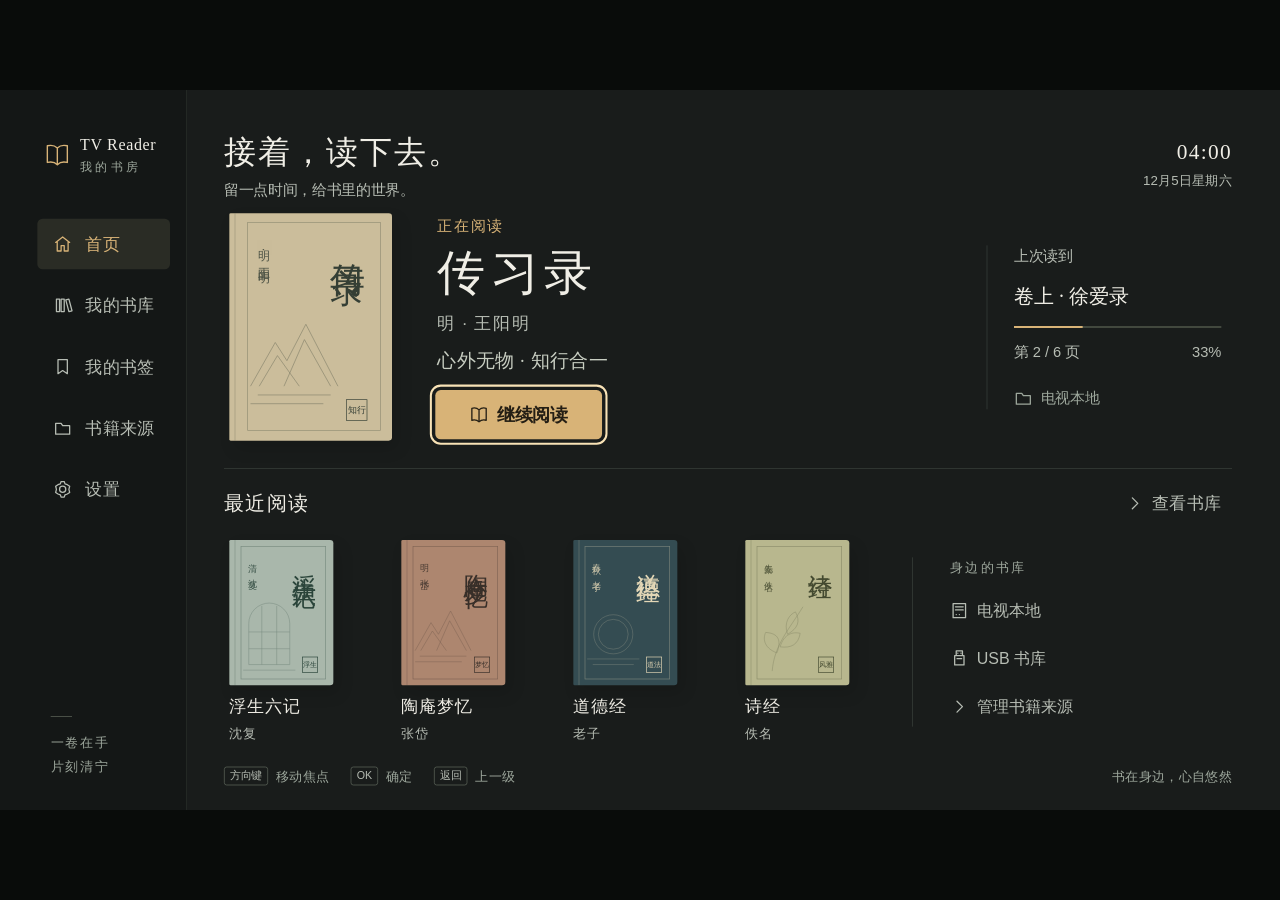
<file: design/index.html>
<!doctype html>
<html lang="zh-CN">
<head>
  <meta charset="utf-8">
  <meta name="viewport" content="width=device-width, initial-scale=1">
  <meta name="color-scheme" content="dark">
  <meta name="description" content="TV Reader 中文电视阅读界面，面向遥控器的本地书房。">
  <title>TV Reader · 我的书房</title>
  <style>
/* OD-LAYOUT-PRIMITIVES v1 — structure only: display, flex/grid, overflow, wrapping, ratio, geometry.
   Put this @layer first; product CSS outside the layer wins ordinary layout rules.
   Native hidden and closed-dialog states take precedence over component display rules. */
@layer od-layout {
  [hidden]:not([hidden="until-found" i]) { display: none !important; }
  dialog:not([open]) { display: none !important; }

  :where(.od-stack,.od-row,.od-row-top,.od-cluster,.od-grid,.od-field,.od-stat,.od-cell,.od-tile) > :where(*) { min-width: 0; }

  /* containers */
  .od-stack   { display: flex; flex-direction: column; gap: var(--od-gap, 8px); }
  .od-row     { display: flex; align-items: center; gap: var(--od-gap, 8px); }
  .od-row-top { display: flex; align-items: flex-start; gap: var(--od-gap, 8px); }
  .od-cluster { display: flex; flex-wrap: wrap; align-items: center; gap: var(--od-gap, 8px); }
  .od-fill    { flex: 1 1 0; min-width: 0; }
  .od-fixed   { flex: none; }
  .od-grid    { display: grid; gap: var(--od-gap, 12px); grid-template-columns: repeat(var(--od-cols, 3), minmax(0, 1fr)); }

  /* stacked information: each piece is its own line — never sibling inline spans */
  .od-stat, .od-field, .od-cell { display: grid; gap: var(--od-gap, 2px); }
  :where(.od-stat,.od-field,.od-cell) > :where(*) { display: block; }
  .od-tile { display: grid; grid-template-rows: auto 1fr; }
  :where(.od-tile) > :where(*) { display: block; }

  /* media keeps its intrinsic ratio by default; never a distorted or cropped
     cover by accident. height:auto lets the ratio win over an <img height="…">
     attribute. Cropping to a uniform box is an explicit opt-in: set --od-ratio
     AND add .od-media-cover together (per the core rule, only where a crop is
     deliberate — tile thumbs, decorative fills — never on full-frame content). */
  .od-media { display: block; width: 100%; height: auto; aspect-ratio: var(--od-ratio, auto); }
  .od-media-cover { object-fit: cover; }

  /* functional inline SVG icons opt into bounded geometry; content SVGs keep their own */
  .od-icon { display: inline-block; inline-size: var(--od-icon-size, 1em); block-size: var(--od-icon-size, 1em); flex: none; }

  /* data text only — authored copy is rewritten to its budget instead */
  .od-truncate { display: block; max-width: 100%; overflow: hidden; white-space: nowrap; text-overflow: ellipsis; }
  .od-clamp-2, .od-clamp-3 { display: -webkit-box; -webkit-box-orient: vertical; overflow: hidden; overflow-wrap: anywhere; }
  .od-clamp-2 { -webkit-line-clamp: 2; }
  .od-clamp-3 { -webkit-line-clamp: 3; }
  .od-lines-2 { min-height: calc(2 * 1.4em); }   /* block-level reservation for a shared baseline */
  .od-nowrap  { white-space: nowrap; }           /* 数字+单位 · 价格+起 · 日期+星期 */
  .od-keep    { word-break: keep-all; overflow-wrap: anywhere; } /* CJK labels break at spaces / <wbr> first */

  /* screen skeleton (optional): bars take their own space, the middle scrolls — no padding guessed for chrome */
  .od-screen { display: grid; grid-template-rows: auto minmax(0, 1fr) auto; height: 100%; }
  .od-scroll { overflow-y: auto; overscroll-behavior: contain; min-height: 0; }

  /* horizontal rail: the next item peeks at the edge; trailing room survives overflow */
  .od-rail { display: flex; gap: var(--od-gap, 8px); overflow-x: auto; scroll-snap-type: x proximity; scrollbar-width: none;
             padding-inline: var(--od-rail-pad, 16px); scroll-padding-inline: var(--od-rail-pad, 16px); }
  .od-rail::-webkit-scrollbar { display: none; }
  :where(.od-rail) > :where(*) { flex: none; scroll-snap-align: start; }
  :where(.od-rail) > :where(:last-child) { margin-inline-end: var(--od-rail-pad, 16px); }

  .od-spacer { flex: none; visibility: hidden; pointer-events: none; }
  .od-touch  { min-width: 44px; min-height: 44px; }
}
:root [hidden]:where(:not([hidden="until-found" i])) { display: none; }
/* /OD-LAYOUT-PRIMITIVES v1 */

  </style>
  <link rel="stylesheet" href="css/tokens.css">
  <link rel="stylesheet" href="css/app.css">
  <script defer src="js/books.js"></script>
  <script defer src="js/focus.js"></script>
  <script defer src="js/app.js"></script>
</head>
<body>
  <div class="tv-viewport">
    <div id="tv">
      <div id="app"></div>
      <section id="reader-menu" class="reader-menu" aria-label="阅读菜单" hidden></section>
      <div id="modal-layer" class="modal-layer" hidden></div>
      <div id="toast" class="toast" role="status" aria-live="polite" hidden></div>
      <div class="measurement" aria-hidden="true"><div id="measure-copy" class="reader-copy"></div></div>
      <noscript><div style="padding:96px"><h1>TV Reader</h1><p>请启用 JavaScript，以使用遥控器导航和阅读功能。</p></div></noscript>
    </div>
  </div>
</body>
</html>
</file>
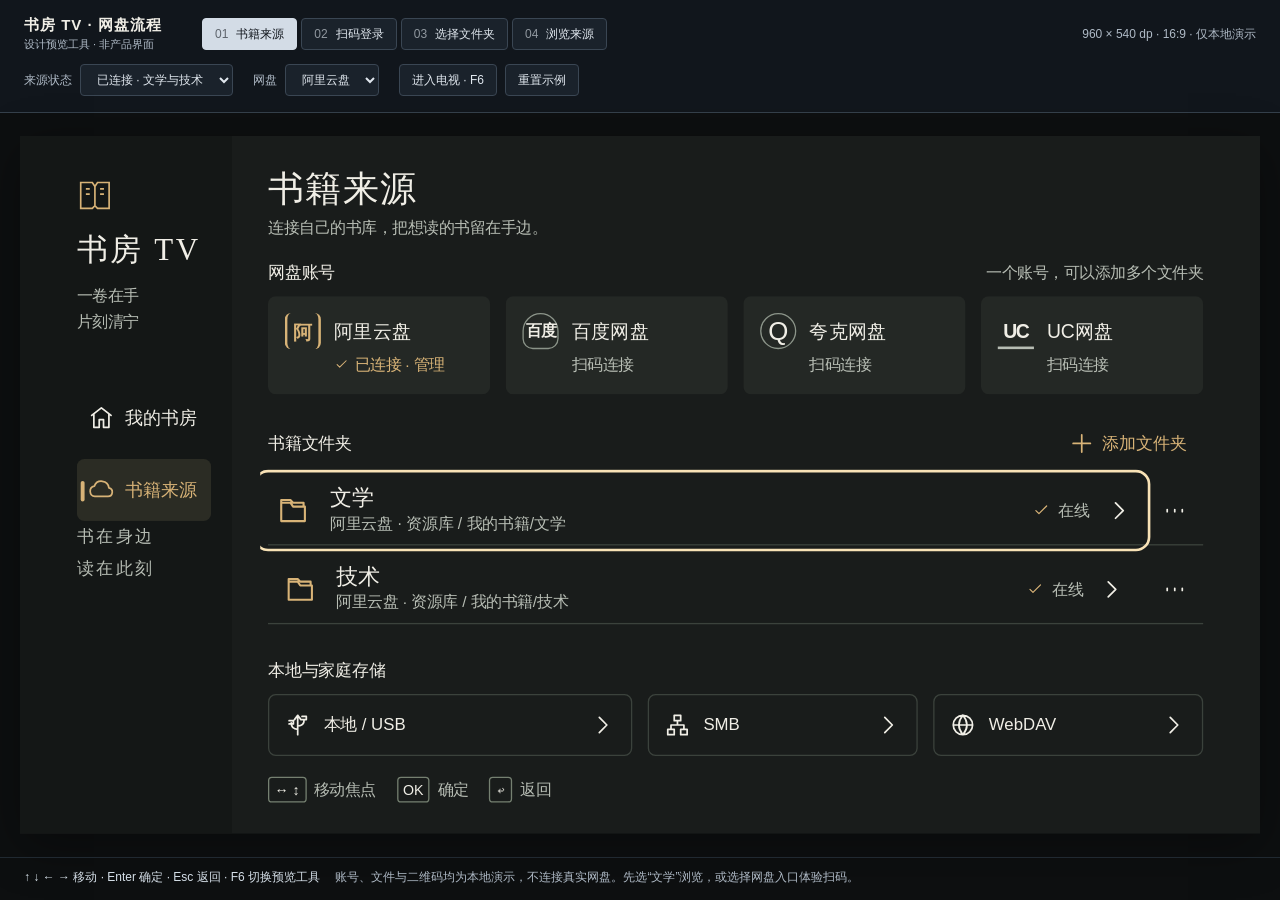
<file: design/cloud-library.html>
<!doctype html>
<html lang="zh-CN">
<head>
  <meta charset="utf-8">
  <meta name="viewport" content="width=device-width, initial-scale=1">
  <meta name="color-scheme" content="dark">
  <meta name="description" content="书房 TV 网盘流程交互设计：连接账号、选择文件夹、浏览书籍与选择阅读方式。">
  <title>书房 TV · 网盘书库设计</title>
  <link rel="icon" href="data:image/svg+xml,%3Csvg xmlns='http://www.w3.org/2000/svg' viewBox='0 0 32 32'%3E%3Crect width='32' height='32' rx='6' fill='%23191c1b'/%3E%3Cpath d='M6 6h8l2 3 2-3h8v20h-8l-2-2-2 2H6zM16 9v15' fill='none' stroke='%23d8b377' stroke-width='1.5'/%3E%3C/svg%3E">
  <style>/* OD-LAYOUT-PRIMITIVES v1 — structure only: display, flex/grid, overflow, wrapping, ratio, geometry.
   Put this @layer first; product CSS outside the layer wins ordinary layout rules.
   Native hidden and closed-dialog states take precedence over component display rules. */
@layer od-layout {
  [hidden]:not([hidden="until-found" i]) { display: none !important; }
  dialog:not([open]) { display: none !important; }

  :where(.od-stack,.od-row,.od-row-top,.od-cluster,.od-grid,.od-field,.od-stat,.od-cell,.od-tile) > :where(*) { min-width: 0; }

  /* containers */
  .od-stack   { display: flex; flex-direction: column; gap: var(--od-gap, 8px); }
  .od-row     { display: flex; align-items: center; gap: var(--od-gap, 8px); }
  .od-row-top { display: flex; align-items: flex-start; gap: var(--od-gap, 8px); }
  .od-cluster { display: flex; flex-wrap: wrap; align-items: center; gap: var(--od-gap, 8px); }
  .od-fill    { flex: 1 1 0; min-width: 0; }
  .od-fixed   { flex: none; }
  .od-grid    { display: grid; gap: var(--od-gap, 12px); grid-template-columns: repeat(var(--od-cols, 3), minmax(0, 1fr)); }

  /* stacked information: each piece is its own line — never sibling inline spans */
  .od-stat, .od-field, .od-cell { display: grid; gap: var(--od-gap, 2px); }
  :where(.od-stat,.od-field,.od-cell) > :where(*) { display: block; }
  .od-tile { display: grid; grid-template-rows: auto 1fr; }
  :where(.od-tile) > :where(*) { display: block; }

  /* media keeps its intrinsic ratio by default; never a distorted or cropped
     cover by accident. height:auto lets the ratio win over an <img height="…">
     attribute. Cropping to a uniform box is an explicit opt-in: set --od-ratio
     AND add .od-media-cover together (per the core rule, only where a crop is
     deliberate — tile thumbs, decorative fills — never on full-frame content). */
  .od-media { display: block; width: 100%; height: auto; aspect-ratio: var(--od-ratio, auto); }
  .od-media-cover { object-fit: cover; }

  /* functional inline SVG icons opt into bounded geometry; content SVGs keep their own */
  .od-icon { display: inline-block; inline-size: var(--od-icon-size, 1em); block-size: var(--od-icon-size, 1em); flex: none; }

  /* data text only — authored copy is rewritten to its budget instead */
  .od-truncate { display: block; max-width: 100%; overflow: hidden; white-space: nowrap; text-overflow: ellipsis; }
  .od-clamp-2, .od-clamp-3 { display: -webkit-box; -webkit-box-orient: vertical; overflow: hidden; overflow-wrap: anywhere; }
  .od-clamp-2 { -webkit-line-clamp: 2; }
  .od-clamp-3 { -webkit-line-clamp: 3; }
  .od-lines-2 { min-height: calc(2 * 1.4em); }   /* block-level reservation for a shared baseline */
  .od-nowrap  { white-space: nowrap; }           /* 数字+单位 · 价格+起 · 日期+星期 */
  .od-keep    { word-break: keep-all; overflow-wrap: anywhere; } /* CJK labels break at spaces / <wbr> first */

  /* screen skeleton (optional): bars take their own space, the middle scrolls — no padding guessed for chrome */
  .od-screen { display: grid; grid-template-rows: auto minmax(0, 1fr) auto; height: 100%; }
  .od-scroll { overflow-y: auto; overscroll-behavior: contain; min-height: 0; }

  /* horizontal rail: the next item peeks at the edge; trailing room survives overflow */
  .od-rail { display: flex; gap: var(--od-gap, 8px); overflow-x: auto; scroll-snap-type: x proximity; scrollbar-width: none;
             padding-inline: var(--od-rail-pad, 16px); scroll-padding-inline: var(--od-rail-pad, 16px); }
  .od-rail::-webkit-scrollbar { display: none; }
  :where(.od-rail) > :where(*) { flex: none; scroll-snap-align: start; }
  :where(.od-rail) > :where(:last-child) { margin-inline-end: var(--od-rail-pad, 16px); }

  .od-spacer { flex: none; visibility: hidden; pointer-events: none; }
  .od-touch  { min-width: 44px; min-height: 44px; }
}
:root [hidden]:where(:not([hidden="until-found" i])) { display: none; }
/* /OD-LAYOUT-PRIMITIVES v1 */
</style>
  <link rel="stylesheet" href="css/cloud-library.css">
  <script defer src="js/cloud-library.js"></script>
</head>
<body>
  <div class="preview-app">
    <header class="preview-toolbar" aria-label="设计预览工具栏，不属于电视产品界面">
      <div class="preview-top">
        <div class="preview-brand"><strong>书房 TV · 网盘流程</strong><small>设计预览工具 · 非产品界面</small></div>
        <nav id="preview-tabs" class="preview-tabs" aria-label="切换设计页面">
          <button type="button" data-screen="sources" aria-pressed="true"><b>01</b> 书籍来源</button>
          <button type="button" data-screen="qr" aria-pressed="false"><b>02</b> 扫码登录</button>
          <button type="button" data-screen="folder" aria-pressed="false"><b>03</b> 选择文件夹</button>
          <button type="button" data-screen="browse" aria-pressed="false"><b>04</b> 浏览来源</button>
        </nav>
        <span class="preview-note">960 × 540 dp · 16:9 · 仅本地演示</span>
      </div>
      <div class="preview-controls">
        <div class="preview-group">
          <label for="preview-source-state">来源状态</label>
          <select id="preview-source-state">
            <option value="connected">已连接 · 文学与技术</option>
            <option value="empty">已连接 · 尚无来源</option>
            <option value="unconnected">未连接账号</option>
            <option value="custom" disabled>交互中的当前状态</option>
          </select>
        </div>
        <div class="preview-group">
          <label for="preview-provider">网盘</label>
          <select id="preview-provider">
            <option value="ali">阿里云盘</option><option value="baidu">百度网盘</option><option value="quark">夸克网盘</option><option value="uc">UC网盘</option>
          </select>
        </div>
        <div class="preview-group" id="directory-controls" hidden>
          <label for="preview-directory-state">目录状态</label>
          <select id="preview-directory-state"><option value="normal">正常目录</option><option value="empty">空目录</option><option value="paged">多页目录</option><option value="loading">读取中</option><option value="error">读取失败</option></select>
        </div>
        <div class="preview-group" id="qr-controls" hidden>
          <label for="preview-qr-state">扫码状态</label>
          <select id="preview-qr-state"><option value="waiting">等待扫码</option><option value="scanned">已扫码</option><option value="authorizing">授权中</option><option value="expired">已过期</option></select>
          <button type="button" id="simulate-scan">模拟扫码</button>
        </div>
        <div class="preview-group">
          <button type="button" id="focus-tv">进入电视 · F6</button>
          <button type="button" id="bridge-return" hidden>返回网盘流程</button>
          <button type="button" id="reset-preview">重置示例</button>
        </div>
      </div>
    </header>
    <div class="preview-stage">
      <div class="tv-frame">
        <div id="cloud-tv" aria-label="书房电视界面">
          <div id="cloud-content"></div>
          <div id="cloud-overlay" class="overlay-layer" hidden></div>
          <div id="cloud-toast" class="toast" role="status" aria-live="polite" hidden></div>
          <noscript><div class="bridge-fallback"><h1>书房 TV · 网盘书库</h1><p>请启用 JavaScript，以切换页面并使用遥控器导航。</p></div></noscript>
        </div>
      </div>
    </div>
    <footer class="preview-status" aria-live="polite">
      <strong>↑ ↓ ← → 移动 · Enter 确定 · Esc 返回 · F6 切换预览工具</strong>
      <span id="preview-message">账号、文件与二维码均为本地演示，不连接真实网盘。先选“文学”浏览，或选择网盘入口体验扫码。</span>
    </footer>
  </div>
</body>
</html>
</file>
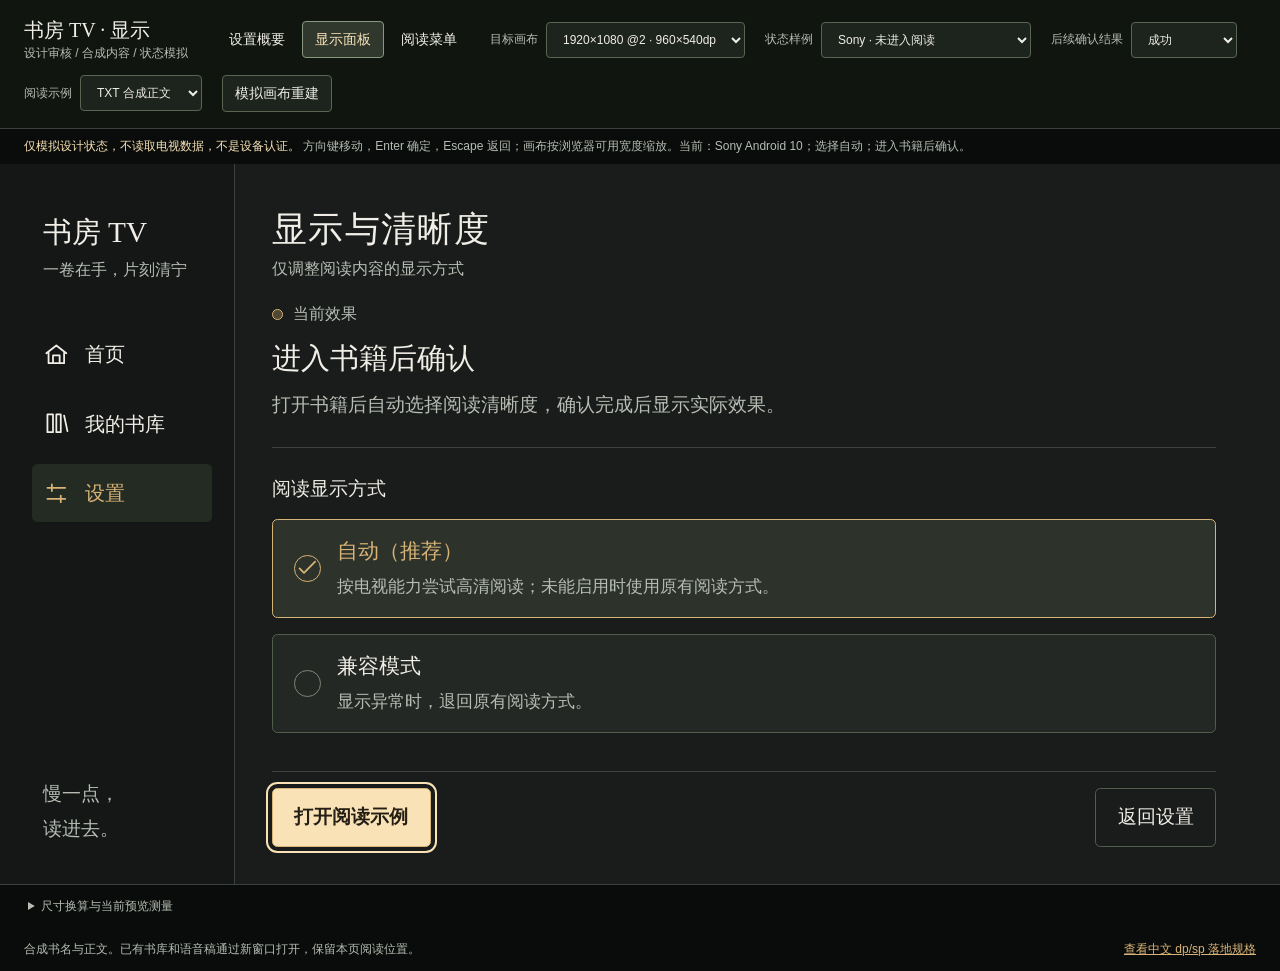
<file: design/display-4k.html>
<!doctype html>
<html lang="zh-CN">
<head>
  <meta charset="utf-8">
  <meta name="viewport" content="width=device-width, initial-scale=1">
  <meta name="color-scheme" content="dark">
  <meta name="description" content="书房 TV 显示与清晰度交互设计：自动、兼容与实际阅读画布确认。全部为合成内容及模拟状态。">
  <title>书房 TV · 显示与清晰度</title>
  <link rel="icon" type="image/svg+xml" href="assets/ui-refinements/book-original.svg">
  <style>
/* OD-LAYOUT-PRIMITIVES v1 — structure only: display, flex/grid, overflow, wrapping, ratio, geometry.
   Put this @layer first; product CSS outside the layer wins ordinary layout rules.
   Native hidden and closed-dialog states take precedence over component display rules. */
@layer od-layout {
  [hidden]:not([hidden="until-found" i]) { display: none !important; }
  dialog:not([open]) { display: none !important; }
  :where(.od-stack,.od-row,.od-row-top,.od-cluster,.od-grid,.od-field,.od-stat,.od-cell,.od-tile) > :where(*) { min-width: 0; }
  .od-stack { display: flex; flex-direction: column; gap: var(--od-gap, 8px); }
  .od-row { display: flex; align-items: center; gap: var(--od-gap, 8px); }
  .od-row-top { display: flex; align-items: flex-start; gap: var(--od-gap, 8px); }
  .od-cluster { display: flex; flex-wrap: wrap; align-items: center; gap: var(--od-gap, 8px); }
  .od-fill { flex: 1 1 0; min-width: 0; }
  .od-fixed { flex: none; }
  .od-grid { display: grid; gap: var(--od-gap, 12px); grid-template-columns: repeat(var(--od-cols, 3), minmax(0, 1fr)); }
  .od-stat,.od-field,.od-cell { display: grid; gap: var(--od-gap, 2px); }
  :where(.od-stat,.od-field,.od-cell) > :where(*) { display: block; }
  .od-tile { display: grid; grid-template-rows: auto 1fr; }
  :where(.od-tile) > :where(*) { display: block; }
  .od-media { display: block; width: 100%; height: auto; aspect-ratio: var(--od-ratio, auto); }
  .od-media-cover { object-fit: cover; }
  .od-icon { display: inline-block; inline-size: var(--od-icon-size, 1em); block-size: var(--od-icon-size, 1em); flex: none; }
  .od-truncate { display: block; max-width: 100%; overflow: hidden; white-space: nowrap; text-overflow: ellipsis; }
  .od-clamp-2,.od-clamp-3 { display: -webkit-box; -webkit-box-orient: vertical; overflow: hidden; overflow-wrap: anywhere; }
  .od-clamp-2 { -webkit-line-clamp: 2; }
  .od-clamp-3 { -webkit-line-clamp: 3; }
  .od-lines-2 { min-height: calc(2 * 1.4em); }
  .od-nowrap { white-space: nowrap; }
  .od-keep { word-break: keep-all; overflow-wrap: anywhere; }
  .od-screen { display: grid; grid-template-rows: auto minmax(0, 1fr) auto; height: 100%; }
  .od-scroll { overflow-y: auto; overscroll-behavior: contain; min-height: 0; }
  .od-rail { display: flex; gap: var(--od-gap, 8px); overflow-x: auto; scroll-snap-type: x proximity; scrollbar-width: none; padding-inline: var(--od-rail-pad, 16px); scroll-padding-inline: var(--od-rail-pad, 16px); }
  .od-rail::-webkit-scrollbar { display: none; }
  :where(.od-rail) > :where(*) { flex: none; scroll-snap-align: start; }
  :where(.od-rail) > :where(:last-child) { margin-inline-end: var(--od-rail-pad, 16px); }
  .od-spacer { flex: none; visibility: hidden; pointer-events: none; }
  .od-touch { min-width: 44px; min-height: 44px; }
}
:root [hidden]:where(:not([hidden="until-found" i])) { display: none; }
/* /OD-LAYOUT-PRIMITIVES v1 */
  </style>
  <link rel="stylesheet" href="css/tokens.css">
  <link rel="stylesheet" href="assets/display-4k/display-4k.css">
  <script src="assets/display-4k/display-state.js" defer></script>
  <script src="assets/display-4k/display-4k.js" defer></script>
</head>
<body>
  <header class="audit-bar" aria-label="独立设计审核工具，不属于原生产品界面">
    <div class="audit-brand"><strong>书房 TV · 显示</strong><small>设计审核 / 合成内容 / 状态模拟</small></div>
    <nav class="audit-nav" aria-label="预览场景">
      <button type="button" data-scene="settings" aria-pressed="false">设置概要</button>
      <button type="button" data-scene="display" aria-pressed="true">显示面板</button>
      <button type="button" data-scene="reader" aria-pressed="false">阅读菜单</button>
    </nav>
    <label>目标画布<select id="canvas-profile"><option value="1080">1920×1080 @2 · 960×540dp</option><option value="4k">3840×2160 @4 · 960×540dp</option><option value="720">1280×720 @2 · 640×360dp</option></select></label>
    <label>状态样例<select id="fixture">
      <option value="">当前交互</option>
      <option value="idle" selected>Sony · 未进入阅读</option>
      <option value="waiting">Sony · 正在确认（固定样例）</option>
      <option value="hd">Sony · 独立高清已确认</option>
      <option value="compat">Sony · 兼容模式已确认</option>
      <option value="fallback">Sony · 高清失败已回退</option>
      <option value="native">原生 4K 系统 · 系统阅读已确认</option>
      <option value="fullhd">1080p 面板 · 系统阅读已确认</option>
      <option value="unknown">面板信息未确认 · 系统阅读</option>
      <option value="unavailable">回退画面暂未恢复</option>
    </select></label>
    <label>后续确认结果<select id="result-mode"><option value="success">成功</option><option value="fallback">失败后回退</option><option value="timeout">超时后回退</option></select></label>
    <label>阅读示例<select id="reading-format"><option value="TXT">TXT 合成正文</option><option value="PDF">PDF 合成页面</option></select></label>
    <button type="button" id="rebuild">模拟画布重建</button>
  </header>
  <div class="audit-note"><strong>仅模拟设计状态，不读取电视数据，不是设备认证。</strong> 方向键移动，Enter 确定，Escape 返回；画布按浏览器可用宽度缩放。<span id="current-audit" role="status"></span></div>
  <div class="display-frame" id="display-frame" data-profile="1080">
    <main class="display-stage" id="display-app" tabindex="-1" aria-label="书房 TV 显示与清晰度交互原型"><noscript><div style="padding:48px"><h1>显示与清晰度</h1><p>请启用 JavaScript 使用交互原型。</p></div></noscript></main>
  </div>
  <details class="audit-note audit-report"><summary>尺寸换算与当前预览测量</summary><output id="size-metrics" aria-live="off"></output></details>
  <footer class="audit-footer"><span>合成书名与正文。已有书库和语音稿通过新窗口打开，保留本页阅读位置。</span><a href="DISPLAY-4K.md">查看中文 dp/sp 落地规格</a></footer>
</body>
</html>
</file>
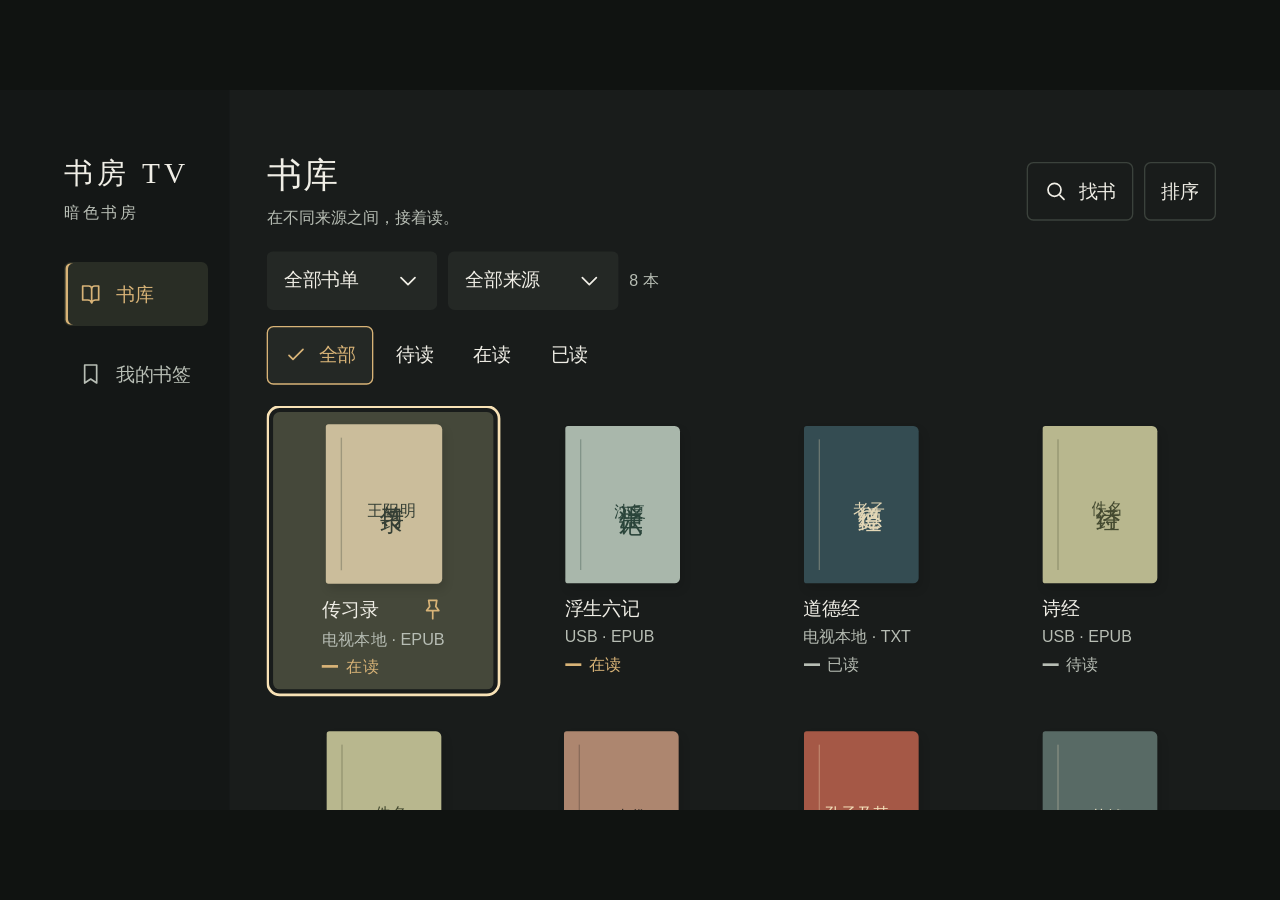
<file: design/reading-features.html>
<!doctype html>
<html lang="zh-CN">
<head>
  <meta charset="UTF-8"/>
  <meta name="viewport" content="width=device-width, initial-scale=1"/>
  <meta name="color-scheme" content="dark"/>
  <meta name="description" content="暗色书房 Android TV 阅读体验：书库组织、分组阅读工具、正文搜索、朗读、段落收藏与自动翻页。"/>
  <title>阅读体验 · 书房 TV · 暗色书房</title>
  <link rel="icon" href="data:image/svg+xml,%3Csvg xmlns='http://www.w3.org/2000/svg' viewBox='0 0 32 32'%3E%3Crect width='32' height='32' rx='5' fill='%23191c1b'/%3E%3Cpath d='M7 7h7q3 0 3 3v16q-3-3-10-3zM17 10q0-3 3-3h5v16q-5 0-8 3' fill='none' stroke='%23d8b377' stroke-width='2'/%3E%3C/svg%3E"/>
  <style>
    /* OD-LAYOUT-PRIMITIVES v1 — structure only: display, flex/grid, overflow, wrapping, ratio, geometry.
       Put this @layer first; product CSS outside the layer wins ordinary layout rules.
       Native hidden and closed-dialog states take precedence over component display rules. */
    @layer od-layout {
      [hidden]:not([hidden="until-found" i]) { display: none !important; }
      dialog:not([open]) { display: none !important; }
      :where(.od-stack,.od-row,.od-row-top,.od-cluster,.od-grid,.od-field,.od-stat,.od-cell,.od-tile) > :where(*) { min-width: 0; }
      .od-stack { display: flex; flex-direction: column; gap: var(--od-gap, 8px); }
      .od-row { display: flex; align-items: center; gap: var(--od-gap, 8px); }
      .od-row-top { display: flex; align-items: flex-start; gap: var(--od-gap, 8px); }
      .od-cluster { display: flex; flex-wrap: wrap; align-items: center; gap: var(--od-gap, 8px); }
      .od-fill { flex: 1 1 0; min-width: 0; }
      .od-fixed { flex: none; }
      .od-grid { display: grid; gap: var(--od-gap, 12px); grid-template-columns: repeat(var(--od-cols, 3), minmax(0, 1fr)); }
      .od-stat, .od-field, .od-cell { display: grid; gap: var(--od-gap, 2px); }
      :where(.od-stat,.od-field,.od-cell) > :where(*) { display: block; }
      .od-tile { display: grid; grid-template-rows: auto 1fr; }
      :where(.od-tile) > :where(*) { display: block; }
      .od-media { display: block; width: 100%; height: auto; aspect-ratio: var(--od-ratio, auto); }
      .od-media-cover { object-fit: cover; }
      .od-icon { display: inline-block; inline-size: var(--od-icon-size, 1em); block-size: var(--od-icon-size, 1em); flex: none; }
      .od-truncate { display: block; max-width: 100%; overflow: hidden; white-space: nowrap; text-overflow: ellipsis; }
      .od-clamp-2, .od-clamp-3 { display: -webkit-box; -webkit-box-orient: vertical; overflow: hidden; overflow-wrap: anywhere; }
      .od-clamp-2 { -webkit-line-clamp: 2; }
      .od-clamp-3 { -webkit-line-clamp: 3; }
      .od-lines-2 { min-height: calc(2 * 1.4em); }
      .od-nowrap { white-space: nowrap; }
      .od-keep { word-break: keep-all; overflow-wrap: anywhere; }
      .od-screen { display: grid; grid-template-rows: auto minmax(0, 1fr) auto; height: 100%; }
      .od-scroll { overflow-y: auto; overscroll-behavior: contain; min-height: 0; }
      .od-rail { display: flex; gap: var(--od-gap, 8px); overflow-x: auto; scroll-snap-type: x proximity; scrollbar-width: none; padding-inline: var(--od-rail-pad, 16px); scroll-padding-inline: var(--od-rail-pad, 16px); }
      .od-rail::-webkit-scrollbar { display: none; }
      :where(.od-rail) > :where(*) { flex: none; scroll-snap-align: start; }
      :where(.od-rail) > :where(:last-child) { margin-inline-end: var(--od-rail-pad, 16px); }
      .od-spacer { flex: none; visibility: hidden; pointer-events: none; }
      .od-touch { min-width: 44px; min-height: 44px; }
    }
    :root [hidden]:where(:not([hidden="until-found" i])) { display: none; }
    /* /OD-LAYOUT-PRIMITIVES v1 */
  </style>
  <link rel="stylesheet" href="css/tokens.css"/>
  <link rel="stylesheet" href="css/reading-features.css"/>
  <script defer src="js/books.js"></script>
  <script defer src="js/reading-features.js"></script>
</head>
<body>
  <div class="rf-viewport">
    <div class="rf-fit">
      <div id="rf-tv" class="rf-tv">
        <div id="rf-screen"></div>
        <div id="rf-layer" hidden></div>
        <div id="rf-toast" class="rf-toast" role="status" aria-live="polite" hidden></div>
      </div>
    </div>
  </div>
  <div id="rf-measure" class="rf-copy rf-measure" aria-hidden="true"></div>
  <noscript>此阅读体验需要浏览器启用 JavaScript。</noscript>
</body>
</html>
</file>
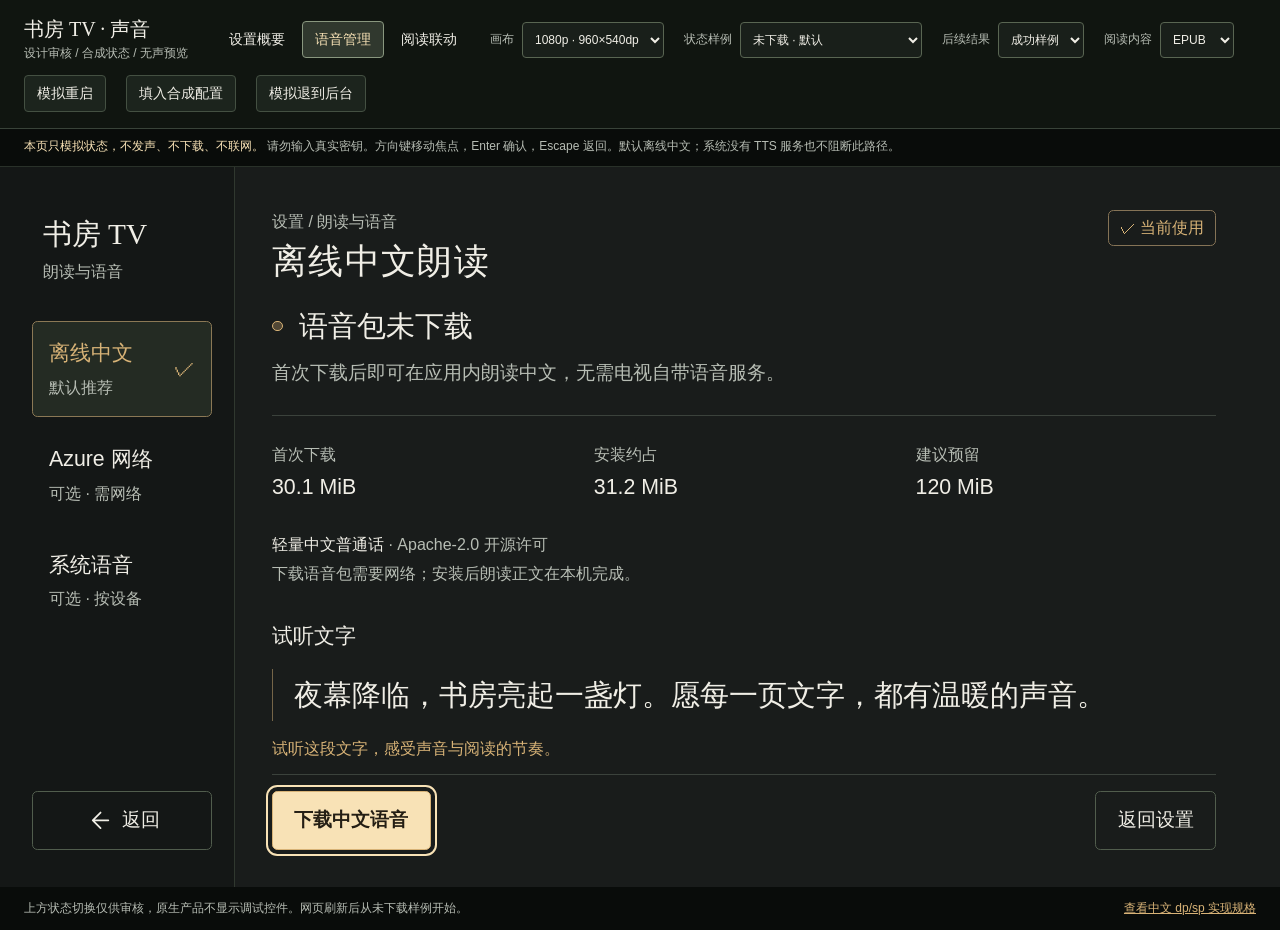
<file: design/speech-offline.html>
<!doctype html>
<html lang="zh-CN">
<head>
  <meta charset="utf-8">
  <meta name="viewport" content="width=device-width, initial-scale=1">
  <meta name="color-scheme" content="dark">
  <meta name="description" content="书房 TV 离线中文、Azure 网络及系统语音设置交互设计。所有试听、下载和配置均为合成状态模拟。">
  <meta property="og:title" content="书房 TV · 朗读与语音">
  <meta property="og:description" content="面向 Android TV 遥控器的语音设置与阅读衔接原型">
  <meta property="og:image" content="assets/ui-refinements/tv-banner-640x360.png">
  <title>书房 TV · 离线中文朗读</title>
  <link rel="icon" type="image/svg+xml" href="assets/ui-refinements/book-original.svg">
  <style>
/* OD-LAYOUT-PRIMITIVES v1 — structure only: display, flex/grid, overflow, wrapping, ratio, geometry.
   Put this @layer first; product CSS outside the layer wins ordinary layout rules.
   Native hidden and closed-dialog states take precedence over component display rules. */
@layer od-layout {
  [hidden]:not([hidden="until-found" i]) { display: none !important; }
  dialog:not([open]) { display: none !important; }
  :where(.od-stack,.od-row,.od-row-top,.od-cluster,.od-grid,.od-field,.od-stat,.od-cell,.od-tile) > :where(*) { min-width: 0; }
  .od-stack { display: flex; flex-direction: column; gap: var(--od-gap, 8px); }
  .od-row { display: flex; align-items: center; gap: var(--od-gap, 8px); }
  .od-row-top { display: flex; align-items: flex-start; gap: var(--od-gap, 8px); }
  .od-cluster { display: flex; flex-wrap: wrap; align-items: center; gap: var(--od-gap, 8px); }
  .od-fill { flex: 1 1 0; min-width: 0; }
  .od-fixed { flex: none; }
  .od-grid { display: grid; gap: var(--od-gap, 12px); grid-template-columns: repeat(var(--od-cols, 3), minmax(0, 1fr)); }
  .od-stat,.od-field,.od-cell { display: grid; gap: var(--od-gap, 2px); }
  :where(.od-stat,.od-field,.od-cell) > :where(*) { display: block; }
  .od-tile { display: grid; grid-template-rows: auto 1fr; }
  :where(.od-tile) > :where(*) { display: block; }
  .od-media { display: block; width: 100%; height: auto; aspect-ratio: var(--od-ratio, auto); }
  .od-media-cover { object-fit: cover; }
  .od-icon { display: inline-block; inline-size: var(--od-icon-size, 1em); block-size: var(--od-icon-size, 1em); flex: none; }
  .od-truncate { display: block; max-width: 100%; overflow: hidden; white-space: nowrap; text-overflow: ellipsis; }
  .od-clamp-2,.od-clamp-3 { display: -webkit-box; -webkit-box-orient: vertical; overflow: hidden; overflow-wrap: anywhere; }
  .od-clamp-2 { -webkit-line-clamp: 2; }
  .od-clamp-3 { -webkit-line-clamp: 3; }
  .od-lines-2 { min-height: calc(2 * 1.4em); }
  .od-nowrap { white-space: nowrap; }
  .od-keep { word-break: keep-all; overflow-wrap: anywhere; }
  .od-screen { display: grid; grid-template-rows: auto minmax(0, 1fr) auto; height: 100%; }
  .od-scroll { overflow-y: auto; overscroll-behavior: contain; min-height: 0; }
  .od-rail { display: flex; gap: var(--od-gap, 8px); overflow-x: auto; scroll-snap-type: x proximity; scrollbar-width: none; padding-inline: var(--od-rail-pad, 16px); scroll-padding-inline: var(--od-rail-pad, 16px); }
  .od-rail::-webkit-scrollbar { display: none; }
  :where(.od-rail) > :where(*) { flex: none; scroll-snap-align: start; }
  :where(.od-rail) > :where(:last-child) { margin-inline-end: var(--od-rail-pad, 16px); }
  .od-spacer { flex: none; visibility: hidden; pointer-events: none; }
  .od-touch { min-width: 44px; min-height: 44px; }
}
:root [hidden]:where(:not([hidden="until-found" i])) { display: none; }
/* /OD-LAYOUT-PRIMITIVES v1 */
  </style>
  <link rel="stylesheet" href="css/tokens.css">
  <link rel="stylesheet" href="assets/speech-offline/speech-offline.css">
  <script src="assets/speech-offline/speech-state.js" defer></script>
  <script src="assets/speech-offline/speech-offline.js" defer></script>
</head>
<body>
  <header class="review-toolbar" aria-label="设计审核工具，不属于电视产品界面">
    <div class="review-brand"><strong>书房 TV · 声音</strong><small>设计审核 / 合成状态 / 无声预览</small></div>
    <nav class="review-tabs" aria-label="预览场景">
      <button type="button" data-page="settings" aria-pressed="false">设置概要</button>
      <button type="button" data-page="manager" aria-pressed="true">语音管理</button>
      <button type="button" data-page="reader" aria-pressed="false">阅读联动</button>
    </nav>
    <label>画布<select id="viewport-size"><option value="1080">1080p · 960×540dp</option><option value="720">720p · 640×360dp</option></select></label>
    <label>状态样例<select id="fixture">
      <option value="">当前交互</option><optgroup label="离线中文"><option value="missing" selected>未下载 · 默认</option><option value="downloading">下载进度 · 40%</option><option value="installing">校验安装</option><option value="ready">就绪与试听</option><option value="failed">下载失败</option><option value="checksum">语音包校验失败</option><option value="space">空间不足</option><option value="interrupted">上次准备未完成</option><option value="restart">重启后重新检查</option></optgroup>
      <optgroup label="Azure 网络"><option value="azure-empty">尚未配置</option><option value="azure-failed">试听失败 · 当前使用</option><option value="azure-ready">本次就绪 · 当前使用</option></optgroup><optgroup label="系统语音"><option value="system-missing">无系统服务</option><option value="system-detected">检测到服务 · 中文待检查</option><option value="system-failed">中文检查未通过</option></optgroup>
    </select></label>
    <label>后续结果<select id="result-mode"><option value="success">成功样例</option><option value="fail">失败样例</option></select></label>
    <label>阅读内容<select id="reading-format"><option>EPUB</option><option>TXT</option><option>PDF</option><option value="IMAGE">纯图片</option></select></label>
    <button type="button" class="review-action" id="restart">模拟重启</button>
    <button type="button" class="review-action" id="fill-config">填入合成配置</button>
    <button type="button" class="review-action" id="background-toggle">模拟退到后台</button>
  </header>
  <div class="review-description"><strong>本页只模拟状态，不发声、不下载、不联网。</strong> 请勿输入真实密钥。方向键移动焦点，Enter 确认，Escape 返回。<span id="review-message" role="status">默认离线中文；系统没有 TTS 服务也不阻断此路径。</span></div>
  <div class="tv-frame" id="tv-frame" data-size="1080"><main class="tv-screen" id="speech-app" tabindex="-1" aria-label="书房 TV 朗读与语音交互原型"><noscript><p>请启用 JavaScript 查看交互原型。</p></noscript></main></div>
  <footer class="review-footer"><span>上方状态切换仅供审核，原生产品不显示调试控件。网页刷新后从未下载样例开始。</span><a href="SPEECH-OFFLINE.md">查看中文 dp/sp 实现规格</a></footer>
</body>
</html>
</file>
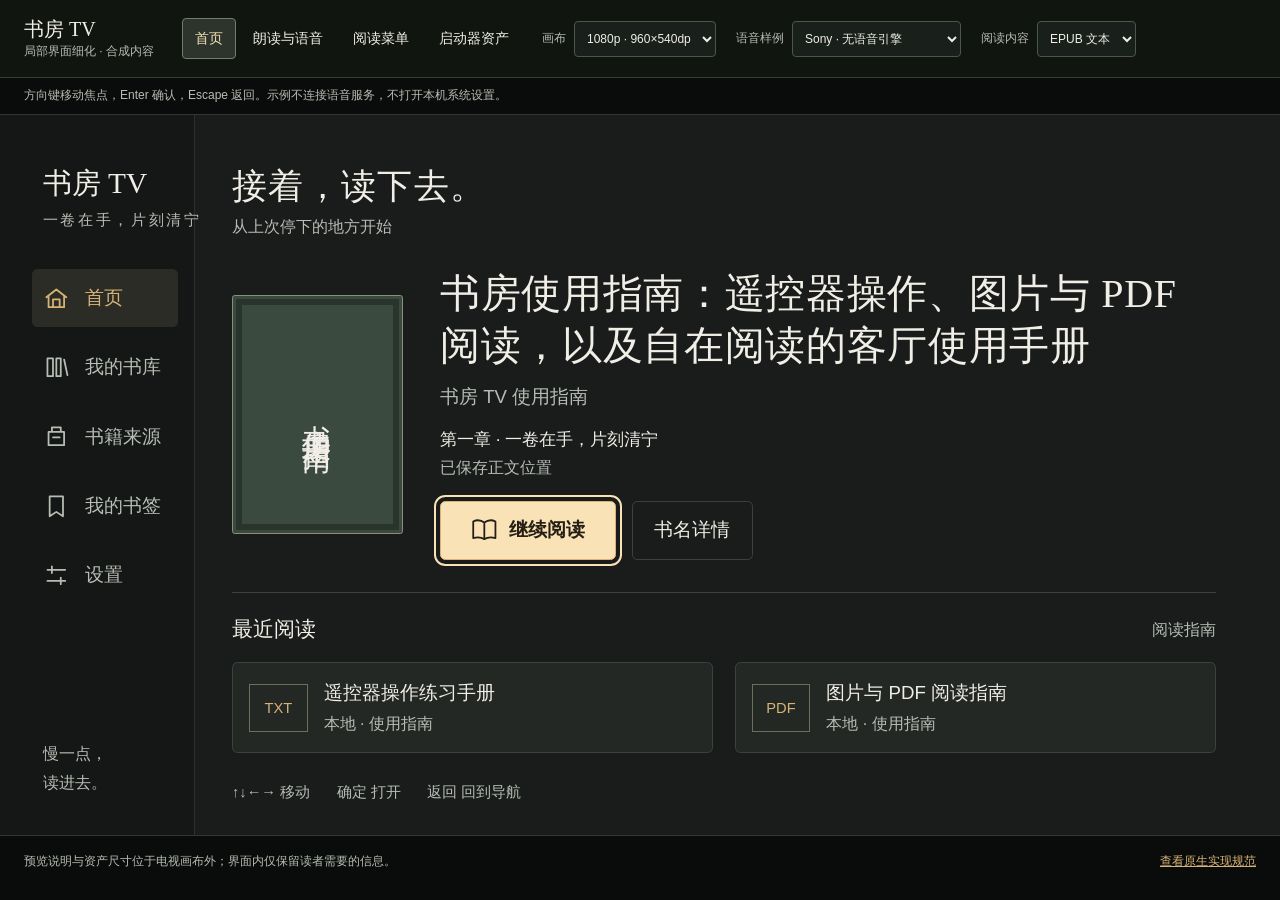
<file: design/ui-review.html>
<!doctype html>
<html lang="zh-CN">
<head>
  <meta charset="utf-8">
  <meta name="viewport" content="width=device-width, initial-scale=1">
  <meta name="description" content="书房 TV 局部界面优化：长书名、朗读与语音、阅读帮助与启动器资产。仅使用合成示例。">
  <title>书房 TV · 界面细化</title>
  <link rel="icon" type="image/svg+xml" href="assets/ui-refinements/book-original.svg">
  <style>
/* OD-LAYOUT-PRIMITIVES v1 — structure only: display, flex/grid, overflow, wrapping, ratio, geometry.
   Put this @layer first; product CSS outside the layer wins ordinary layout rules.
   Native hidden and closed-dialog states take precedence over component display rules. */
@layer od-layout {
  [hidden]:not([hidden="until-found" i]) { display: none !important; }
  dialog:not([open]) { display: none !important; }
  :where(.od-stack,.od-row,.od-row-top,.od-cluster,.od-grid,.od-field,.od-stat,.od-cell,.od-tile) > :where(*) { min-width: 0; }
  .od-stack { display: flex; flex-direction: column; gap: var(--od-gap, 8px); }
  .od-row { display: flex; align-items: center; gap: var(--od-gap, 8px); }
  .od-row-top { display: flex; align-items: flex-start; gap: var(--od-gap, 8px); }
  .od-cluster { display: flex; flex-wrap: wrap; align-items: center; gap: var(--od-gap, 8px); }
  .od-fill { flex: 1 1 0; min-width: 0; }
  .od-fixed { flex: none; }
  .od-grid { display: grid; gap: var(--od-gap, 12px); grid-template-columns: repeat(var(--od-cols, 3), minmax(0, 1fr)); }
  .od-stat,.od-field,.od-cell { display: grid; gap: var(--od-gap, 2px); }
  :where(.od-stat,.od-field,.od-cell) > :where(*) { display: block; }
  .od-tile { display: grid; grid-template-rows: auto 1fr; }
  :where(.od-tile) > :where(*) { display: block; }
  .od-media { display: block; width: 100%; height: auto; aspect-ratio: var(--od-ratio, auto); }
  .od-media-cover { object-fit: cover; }
  .od-icon { display: inline-block; inline-size: var(--od-icon-size, 1em); block-size: var(--od-icon-size, 1em); flex: none; }
  .od-truncate { display: block; max-width: 100%; overflow: hidden; white-space: nowrap; text-overflow: ellipsis; }
  .od-clamp-2,.od-clamp-3 { display: -webkit-box; -webkit-box-orient: vertical; overflow: hidden; overflow-wrap: anywhere; }
  .od-clamp-2 { -webkit-line-clamp: 2; }
  .od-clamp-3 { -webkit-line-clamp: 3; }
  .od-lines-2 { min-height: calc(2 * 1.4em); }
  .od-nowrap { white-space: nowrap; }
  .od-keep { word-break: keep-all; overflow-wrap: anywhere; }
  .od-screen { display: grid; grid-template-rows: auto minmax(0, 1fr) auto; height: 100%; }
  .od-scroll { overflow-y: auto; overscroll-behavior: contain; min-height: 0; }
  .od-rail { display: flex; gap: var(--od-gap, 8px); overflow-x: auto; scroll-snap-type: x proximity; scrollbar-width: none; padding-inline: var(--od-rail-pad, 16px); scroll-padding-inline: var(--od-rail-pad, 16px); }
  .od-rail::-webkit-scrollbar { display: none; }
  :where(.od-rail) > :where(*) { flex: none; scroll-snap-align: start; }
  :where(.od-rail) > :where(:last-child) { margin-inline-end: var(--od-rail-pad, 16px); }
  .od-spacer { flex: none; visibility: hidden; pointer-events: none; }
  .od-touch { min-width: 44px; min-height: 44px; }
}
:root [hidden]:where(:not([hidden="until-found" i])) { display: none; }
/* /OD-LAYOUT-PRIMITIVES v1 */
  </style>
  <link rel="stylesheet" href="css/tokens.css">
  <link rel="stylesheet" href="assets/ui-refinements/ui-review.css">
  <script src="assets/ui-refinements/ui-review.js" defer></script>
</head>
<body>
  <a class="skip-link" href="#tv-stage">跳到电视界面</a>
  <header class="preview-chrome" aria-label="设计预览工具，与电视产品界面分离">
    <div class="preview-heading"><strong>书房 TV</strong><span>局部界面细化 · 合成内容</span></div>
    <nav class="preview-tabs" aria-label="预览页面">
      <button type="button" data-view="home" aria-pressed="true">首页</button>
      <button type="button" data-view="settings" aria-pressed="false">朗读与语音</button>
      <button type="button" data-view="reader" aria-pressed="false">阅读菜单</button>
      <button type="button" data-view="assets" aria-pressed="false">启动器资产</button>
    </nav>
    <label>画布<select id="resolution"><option value="1080">1080p · 960×540dp</option><option value="720">720p · 640×360dp</option></select></label>
    <label>语音样例<select id="engine"><option value="missing">Sony · 无语音引擎</option><option value="detected">检测到服务 · 中文待检查</option><option value="controls">已有朗读控件 · 无声演示</option></select></label>
    <label>阅读内容<select id="format"><option value="EPUB">EPUB 文本</option><option value="TXT">TXT 文本</option><option value="PDF">PDF</option><option value="IMAGE">纯图片</option></select></label>
  </header>
  <div class="preview-note" id="preview-note" role="status">方向键移动焦点，Enter 确认，Escape 返回。示例不连接语音服务，不打开本机系统设置。</div>
  <div class="preview-shell" id="preview-shell" data-resolution="1080">
    <main class="tv-screen" id="tv-stage" tabindex="-1" aria-label="书房 TV 交互界面"></main>
  </div>
  <footer class="preview-footer"><span>预览说明与资产尺寸位于电视画布外；界面内仅保留读者需要的信息。</span><a href="UI-REFINEMENTS.md">查看原生实现规范</a></footer>
</body>
</html>
</file>
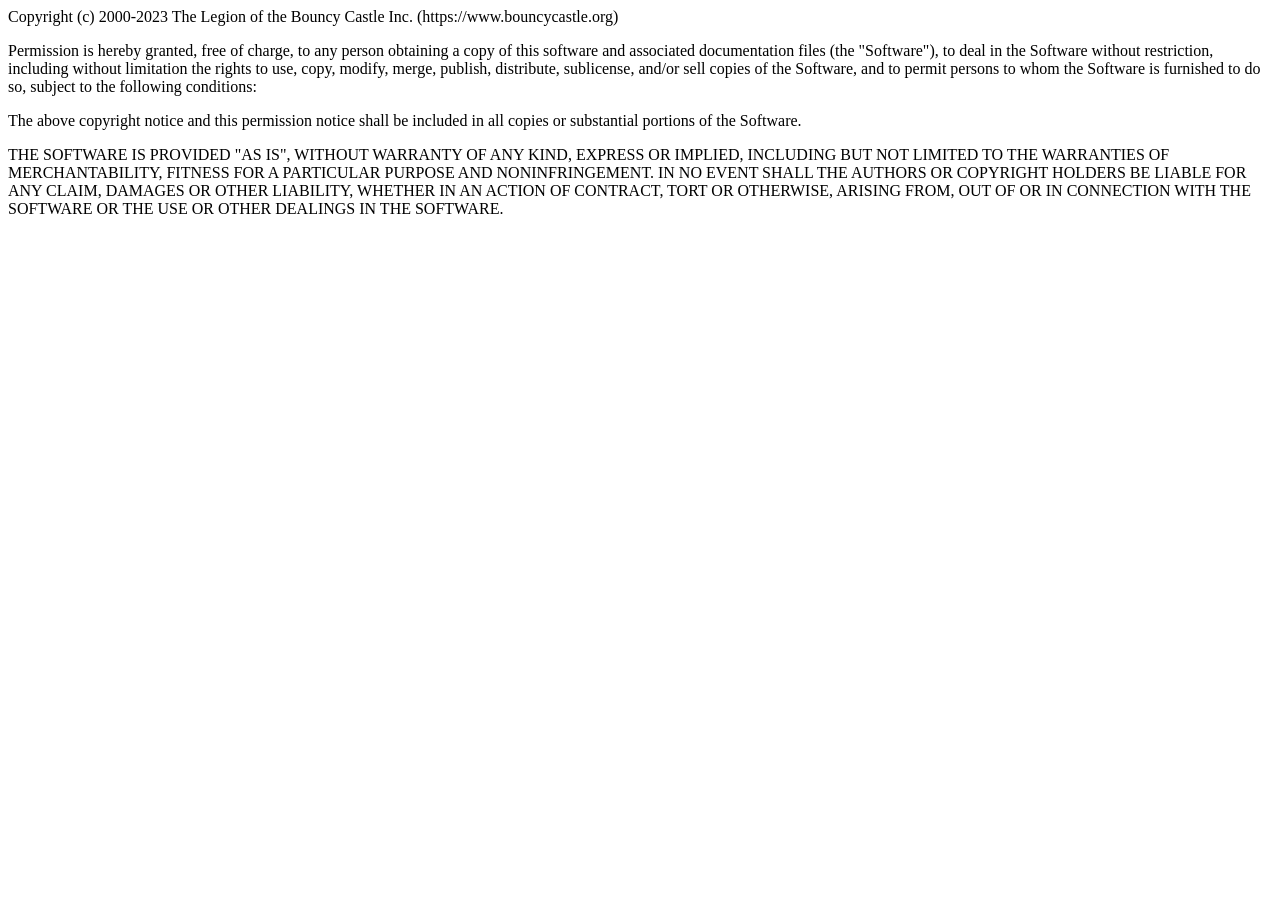
<file: app/src/main/assets/licenses/BOUNCYCASTLE-LICENSE.html>
<html>
<body bgcolor=#ffffff>

Copyright (c) 2000-2023 The Legion of the Bouncy Castle Inc. (https://www.bouncycastle.org)
<p>
Permission is hereby granted, free of charge, to any person obtaining a copy of this software 
and associated documentation files (the "Software"), to deal in the Software without restriction, 
including without limitation the rights to use, copy, modify, merge, publish, distribute, sublicense, 
and/or sell copies of the Software, and to permit persons to whom the Software is furnished to do so,
subject to the following conditions:
<p>
The above copyright notice and this permission notice shall be included in all copies or substantial
portions of the Software.
<p>
THE SOFTWARE IS PROVIDED "AS IS", WITHOUT WARRANTY OF ANY KIND, EXPRESS OR IMPLIED,
INCLUDING BUT NOT LIMITED TO THE WARRANTIES OF MERCHANTABILITY, FITNESS FOR A PARTICULAR
PURPOSE AND NONINFRINGEMENT. IN NO EVENT SHALL THE AUTHORS OR COPYRIGHT HOLDERS BE
LIABLE FOR ANY CLAIM, DAMAGES OR OTHER LIABILITY, WHETHER IN AN ACTION OF CONTRACT, TORT OR
OTHERWISE, ARISING FROM, OUT OF OR IN CONNECTION WITH THE SOFTWARE OR THE USE OR OTHER
DEALINGS IN THE SOFTWARE.
</body>
</html>
</file>
<file: design/css/tokens.css>
:root {
  color-scheme: dark;
  --canvas-w: 1920px;
  --canvas-h: 1080px;
  --bg: #191c1b;
  --sidebar: #141716;
  --surface: #242825;
  --surface-raised: #2c312d;
  --surface-hover: #343a34;
  --line: #3b423c;
  --text: #f0eee6;
  --muted: #b7bdb4;
  --subtle: #9da79c;
  --accent: #d8b377;
  --accent-ink: #241e14;
  --focus: #f8e2b6;
  --success: #b2caaa;
  --danger: #f1b8a9;
  --font-ui: "PingFang SC", "Microsoft YaHei", "Noto Sans CJK SC", sans-serif;
  --font-book: "Songti SC", "STSong", "Noto Serif CJK SC", "SimSun", serif;
  --text-xs: 20px;
  --text-sm: 22px;
  --text-md: 26px;
  --text-lg: 30px;
  --title-sm: 36px;
  --title-md: 48px;
  --title-lg: 72px;
  --reader-size: 38px;
  --reader-line: 1.8;
  --reader-bg: #1c201d;
  --reader-ink: #e9e7dc;
  --space-1: 8px;
  --space-2: 16px;
  --space-3: 24px;
  --space-4: 32px;
  --space-5: 40px;
  --space-6: 48px;
  --space-8: 64px;
  --space-10: 80px;
  --safe: 72px;
  --radius-sm: 8px;
  --radius-md: 12px;
  --focus-width: 3px;
  --focus-scale: 1.025;
  --duration: 180ms;
  --duration-exit: 120ms;
  --shadow: 0 20px 40px #00000028;
}
@media (prefers-reduced-motion: reduce) {
  :root { --duration: 0ms; --duration-exit: 0ms; --focus-scale: 1; }
}
</file>
<file: design/css/app.css>
* { box-sizing: border-box; }
html, body { margin: 0; min-height: 100%; }
body { background: #090c0a; color: var(--text); font-family: var(--font-ui); font-size: var(--text-md); line-height: 1.5; display: grid; place-items: center; min-height: 100dvh; }
button, input { font: inherit; }
button { cursor: pointer; color: inherit; border: 0; background: none; padding: 0; }
button, input, [tabindex] { -webkit-tap-highlight-color: transparent; }
button:focus, input:focus, [tabindex]:focus { outline: none; }
button:focus-visible, input:focus-visible, .tv-focus { outline: var(--focus-width) solid var(--focus) !important; outline-offset: 5px; transform: scale(var(--focus-scale)); }
button { transition: transform var(--duration) ease-out, background-color var(--duration) ease-out; }
button:disabled { color: var(--subtle); cursor: default; opacity: .55; }
h1, h2, h3, p { margin: 0; }
svg { overflow: visible; }
.od-icon { --od-icon-size: 28px; stroke-width: 1.65; vertical-align: middle; }
.tv-viewport { width: 1920px; height: 1080px; position: relative; }
#tv { width: var(--canvas-w); height: var(--canvas-h); background: var(--bg); position: relative; transform-origin: top left; isolation: isolate; overflow: clip; }
.app-shell { width: 100%; height: 100%; display: grid; grid-template-columns: 280px minmax(0,1fr); }
.sidebar { display: flex; flex-direction: column; background: var(--sidebar); padding: 64px 24px 48px 56px; border-right: 1px solid #2b302c; }
.brand { display: flex; align-items: center; gap: 12px; margin: 0 0 64px 8px; }
.brand-mark { display: grid; place-items: center; width: 44px; height: 48px; color: var(--accent); }
.brand-mark .od-icon { --od-icon-size: 40px; stroke-width: 1.25; }
.brand-name { display: block; font-size: 24px; letter-spacing: 1px; font-family: Georgia, var(--font-book); }
.brand-sub { display: block; font-size: 18px; letter-spacing: 5px; margin-top: 2px; color: var(--subtle); }
.nav-list { display: flex; flex-direction: column; gap: 16px; }
.nav-button { display: flex; align-items: center; gap: 20px; border-radius: var(--radius-sm); min-height: 76px; padding: 0 24px; color: var(--muted); text-align: left; font-size: 26px; }
.nav-button[aria-current="page"] { color: var(--accent); background: #2a2c25; }
.nav-button span { display: block; white-space: nowrap; }
.sidebar-bottom { margin-top: auto; display: grid; gap: 12px; padding-left: 20px; color: var(--subtle); font-size: var(--text-xs); }
.sidebar-bottom .quiet-line { width: 32px; height: 1px; background: #646b5f; margin-bottom: 8px; }
.sidebar-bottom p { font-family: var(--font-book); line-height: 1.8; letter-spacing: 2px; }
.main-screen { min-width: 0; display: grid; grid-template-rows: 112px minmax(0,1fr) 64px; padding: 64px 72px 32px 56px; height: 1080px; }
.page-heading { display: flex; align-items: flex-start; justify-content: space-between; gap: 32px; }
.page-heading h1 { font-size: var(--title-md); font-family: var(--font-book); font-weight: 500; letter-spacing: 3px; line-height: 1.2; }
.page-heading p { margin-top: 12px; color: var(--muted); font-size: var(--text-sm); }
.clock { text-align: right; padding-top: 4px; color: var(--muted); }
.clock time { display: block; color: var(--text); font-family: Georgia, serif; font-size: 32px; letter-spacing: 2px; }
.clock span { display: block; font-size: var(--text-xs); margin-top: 4px; }
.screen-body { min-height: 0; min-width: 0; }
.page-footer { display: flex; gap: 32px; align-items: flex-end; padding-bottom: 4px; color: var(--subtle); font-size: var(--text-xs); }
.hint { display: flex; gap: 12px; align-items: center; white-space: nowrap; }
kbd { display: inline-grid; place-items: center; border: 1px solid #626b60; border-radius: 4px; padding: 0 8px; min-width: 32px; height: 28px; font: 16px var(--font-ui); line-height: 1; color: var(--muted); }
.page-footer .footer-tail { margin-left: auto; }
.primary, .secondary, .plain-button, .chip { display: inline-flex; align-items: center; justify-content: center; gap: 12px; border-radius: var(--radius-sm); white-space: nowrap; min-height: 64px; padding: 12px 24px; }
.primary { background: var(--accent); color: var(--accent-ink); font-weight: 600; }
.secondary { background: var(--surface-raised); color: var(--text); border: 1px solid var(--line); }
.plain-button { color: var(--muted); min-height: 56px; padding-inline: 16px; }
.chip { color: var(--muted); min-height: 56px; padding: 8px 24px; border: 1px solid transparent; font-size: 24px; }
.chip[aria-pressed="true"], .chip[aria-selected="true"] { background: #353b32; color: var(--text); border-color: #69715e; }
.eyebrow { font-size: var(--text-sm); color: var(--accent); letter-spacing: 3px; display: block; }
.hero { display: grid; grid-template-columns: 264px minmax(0,1fr) 352px; align-items: center; gap: 48px; height: 392px; border-bottom: 1px solid var(--line); padding: 8px 16px 40px 8px; }
.hero-cover { width: 244px; }
.hero-info { display: grid; align-content: center; gap: 8px; }
.hero-info h2 { font-family: var(--font-book); font-size: var(--title-lg); font-weight: 500; letter-spacing: 8px; line-height: 1.3; }
.hero-author { color: var(--muted); font-size: var(--text-md); letter-spacing: 2px; }
.hero-quote { font-family: var(--font-book); color: #c7cdc1; font-size: 28px; margin-top: 8px; letter-spacing: 1px; }
.hero-info .primary { justify-self: start; min-width: 244px; margin-top: 16px; min-height: 72px; }
.hero-position { border-left: 1px solid var(--line); padding-left: 40px; display: grid; gap: 20px; }
.hero-position h3 { font-size: 30px; font-weight: 400; font-family: var(--font-book); line-height: 1.6; }
.hero-position .small { color: var(--muted); font-size: var(--text-sm); }
.progress-track { width: 100%; height: 3px; background: #42483e; }
.progress-track > span { display: block; height: 100%; width: var(--progress); background: var(--accent); }
.progress-caption { display: flex; justify-content: space-between; font-size: var(--text-sm); color: var(--muted); }
.source-note { display: flex; align-items: center; gap: 12px; color: var(--subtle); font-size: var(--text-sm); margin-top: 16px; }
.section-heading { display: flex; justify-content: space-between; align-items: center; margin: 20px 0 16px; }
.section-heading h2 { font-size: var(--text-lg); font-weight: 500; letter-spacing: 2px; }
.shelf { display: grid; grid-template-columns: repeat(6,minmax(0,1fr)); gap: 36px; }
.home-sources { grid-column: 5 / span 2; align-self: center; padding-left: 40px; border-left: 1px solid var(--line); display: grid; gap: 12px; }
.home-sources .eyebrow { margin: 0 0 8px 16px; color: var(--subtle); font-size: 20px; }
.home-sources .plain-button { justify-content: flex-start; font-size: 24px; }
.book-button { display: flex; flex-direction: column; gap: 12px; text-align: left; border-radius: 4px; padding: 8px; width: 100%; min-width: 0; }
.book-button .book-cover { width: 156px; }
.book-name { display: block; font-size: 26px; letter-spacing: 1px; color: var(--text); }
.book-author { display: block; color: var(--muted); font-size: var(--text-xs); margin-top: 4px; }
.book-cover { aspect-ratio: 5/7; position: relative; color: var(--cover-ink); background: var(--cover-color); box-shadow: 8px 12px 24px #00000020; border-radius: 2px 5px 5px 2px; flex: none; overflow: clip; }
.book-cover::before { content: ''; position: absolute; top: 0; bottom: 0; left: 8px; border-left: 1px solid currentColor; opacity: .3; }
.book-cover::after { content: ''; position: absolute; top: 4%; right: 7%; width: 81%; height: 91%; border: 1px solid currentColor; opacity: .38; pointer-events: none; }
.cover-title { display: block; position: absolute; top: 10%; right: 14%; font-family: var(--font-book); font-size: 36px; line-height: 1.25; letter-spacing: 6px; writing-mode: vertical-rl; z-index: 1; }
.hero-cover .cover-title { font-size: 52px; letter-spacing: 8px; }
.cover-author { display: block; position: absolute; top: 12%; left: 16%; font-size: 13px; line-height: 1.4; writing-mode: vertical-rl; letter-spacing: 3px; opacity: .85; }
.hero-cover .cover-author { font-size: 18px; }
.cover-seal { display: flex; align-items: center; justify-content: center; position: absolute; bottom: 9%; right: 15%; width: 24px; height: 24px; font-family: var(--font-book); font-size: 10px; border: 1px solid currentColor; }
.hero-cover .cover-seal { width: 32px; height: 32px; font-size: 14px; }
.cover-art { position: absolute; left: 12%; bottom: 8%; width: 56%; height: 48%; opacity: .45; }
.library-body { display: grid; grid-template-rows: 80px minmax(0,1fr); gap: 24px; }
.library-toolbar { display: flex; align-items: center; gap: 12px; border-bottom: 1px solid var(--line); padding-bottom: 24px; }
.library-toolbar .toolbar-spacer { flex: 1; }
.library-grid { display: grid; grid-template-columns: repeat(5,minmax(0,1fr)); align-content: start; gap: 24px 40px; overflow-y: auto; padding: 12px; scrollbar-width: thin; scrollbar-color: #64725f transparent; scroll-padding: 16px; }
.library-grid .book-button { align-items: center; text-align: center; gap: 12px; min-height: 320px; }
.library-grid .book-cover { width: 164px; }
.book-status { display: block; font-size: 20px; color: var(--accent); margin-top: 4px; }
.empty-state { display: flex; flex-direction: column; align-items: center; justify-content: center; min-height: 480px; gap: 24px; text-align: center; }
.empty-state .od-icon { --od-icon-size: 64px; color: var(--subtle); }
.empty-state h2 { font-size: 36px; font-family: var(--font-book); font-weight: 500; }
.empty-state p { font-size: 24px; color: var(--muted); }
.empty-state .secondary { margin-top: 16px; }
.source-layout { display: grid; gap: 32px; padding-top: 24px; }
.source-primary { display: grid; grid-template-columns: repeat(3,minmax(0,1fr)); gap: 32px; }
.source-card { display: grid; grid-template-rows: auto auto 1fr auto; gap: 24px; border: 1px solid var(--line); background: var(--surface); padding: 32px; border-radius: var(--radius-md); min-height: 352px; }
.source-card .source-icon { --od-icon-size: 44px; color: var(--accent); }
.source-card h2 { font-size: 32px; font-weight: 500; }
.source-card p { color: var(--muted); font-size: 22px; line-height: 1.65; overflow-wrap: anywhere; }
.source-card .source-actions { display: flex; gap: 16px; }
.source-card .source-actions .secondary { flex: 1; }
.source-state { display: flex; align-items: center; gap: 12px; color: var(--success); font-size: 22px; }
.source-state.offline { color: var(--muted); }
.source-secondary { display: grid; grid-template-columns: repeat(3,minmax(0,1fr)); gap: 32px; }
.source-row { display: flex; gap: 24px; padding: 24px 32px; align-items: center; border-block: 1px solid var(--line); min-height: 116px; }
.source-row .od-icon { --od-icon-size: 32px; color: var(--muted); }
.source-row .od-field { flex: 1; text-align: left; }
.source-row strong { font-weight: 500; }
.source-row small { font-size: 20px; color: var(--muted); }
.settings-layout { display: grid; grid-template-columns: 200px minmax(0,1fr); gap: 48px; padding-top: 24px; height: 100%; }
.settings-tabs { display: flex; flex-direction: column; gap: 16px; align-items: stretch; }
.settings-tabs .chip { justify-content: flex-start; min-height: 68px; }
.settings-content { display: grid; grid-template-columns: minmax(0,1fr) 440px; align-content: start; gap: 40px; }
.settings-controls { display: grid; align-content: start; gap: 8px; }
.settings-row { display: flex; gap: 24px; align-items: center; justify-content: space-between; padding: 24px 0; border-bottom: 1px solid var(--line); }
.settings-row .od-field { gap: 8px; }
.settings-row small { color: var(--muted); font-size: 20px; }
.stepper { display: flex; align-items: center; gap: 16px; }
.stepper button { width: 56px; height: 56px; display: grid; place-items: center; background: var(--surface-raised); border-radius: var(--radius-sm); }
.stepper output { min-width: 64px; text-align: center; font-size: 24px; }
.setting-options { display: flex; gap: 12px; flex-wrap: wrap; }
.setting-options .chip { padding-inline: 16px; }
.settings-preview { padding: 32px; background: var(--reader-bg); color: var(--reader-ink); border: 1px solid #707463; border-radius: var(--radius-sm); min-height: 440px; }
.settings-preview .eyebrow { color: inherit; opacity: .8; font-size: 20px; }
.settings-preview h3 { font-family: var(--font-book); font-size: 32px; font-weight: 500; margin: 24px 0; }
.settings-preview p { font-size: var(--reader-size); line-height: var(--reader-line); font-family: var(--reading-font,var(--font-book)); text-indent: 2em; }
.settings-preview .preview-caption { font: 20px var(--font-ui); margin-top: 32px; text-indent: 0; opacity: .8; }
.remote-guide { display: grid; gap: 0; }
.remote-guide .settings-row { padding: 20px 0; }
.remote-guide kbd { font-size: 22px; min-width: 72px; height: 40px; }
.bookmarks-list { display: flex; flex-direction: column; gap: 24px; overflow-y: auto; max-height: 100%; padding: 12px; scrollbar-width: thin; }
.bookmark-row { display: flex; align-items: center; gap: 32px; border-bottom: 1px solid var(--line); padding: 8px 0 32px; }
.bookmark-open { display: flex; gap: 32px; align-items: center; text-align: left; min-width: 0; flex: 1; border-radius: var(--radius-sm); padding: 12px; }
.bookmark-open .book-cover { width: 88px; }
.bookmark-open .cover-title { font-size: 22px; letter-spacing: 2px; }
.bookmark-open .cover-author, .bookmark-open .cover-seal { display: none; }
.bookmark-copy { display: grid; gap: 12px; min-width: 0; }
.bookmark-copy strong { font-size: 30px; font-family: var(--font-book); font-weight: 500; }
.bookmark-copy span { font-size: 22px; color: var(--muted); }
.bookmark-copy p { font-family: var(--font-book); font-size: 26px; color: #d2d6ca; }
.icon-button { display: grid; place-items: center; width: 64px; height: 64px; border: 1px solid var(--line); border-radius: var(--radius-sm); }
.reader-screen { height: 1080px; padding: 64px 176px 40px; display: grid; grid-template-rows: 64px minmax(0,1fr) 64px; background: var(--reader-bg); color: var(--reader-ink); }
.reader-screen:focus, .reader-screen:focus-visible { outline: none !important; transform: none; }
.reader-top { display: flex; justify-content: space-between; align-items: center; font-size: 24px; border-bottom: 1px solid currentColor; border-color: color-mix(in srgb,currentColor 20%,transparent); padding-bottom: 24px; }
.reader-title { display: flex; gap: 24px; align-items: baseline; }
.reader-title strong { font-family: var(--font-book); font-size: 30px; font-weight: 500; letter-spacing: 3px; }
.reader-title span { opacity: .7; font-size: 22px; }
.reader-article { display: flex; flex-direction: column; justify-content: center; width: 1440px; justify-self: center; }
.reader-chapter { font: 500 34px var(--font-book); letter-spacing: 2px; margin-bottom: 32px; }
.reader-copy { font-family: var(--reading-font,var(--font-book)); font-size: var(--reader-size); line-height: var(--reader-line); letter-spacing: 1px; height: 600px; overflow-wrap: anywhere; }
.reader-copy p { text-indent: 2em; margin: 0 0 .55em; }
.reader-copy p.continuation { text-indent: 0; }
.reader-bottom { display: flex; justify-content: space-between; align-items: center; color: inherit; font-size: 22px; }
.reader-bottom button { color: inherit; opacity: .8; font-size: 22px; min-height: 48px; border-radius: 4px; padding: 4px 8px; }
.reader-bottom .hint { color: inherit; opacity: .75; }
.reader-bottom .hint kbd { color: inherit; border-color: currentColor; }
.reader-page { display: block; font-variant-numeric: tabular-nums; letter-spacing: 2px; }
.reader-menu { position: absolute; bottom: 48px; left: 176px; width: 1568px; background: #242925; border: 1px solid #626957; border-radius: var(--radius-md); box-shadow: 0 -24px 64px #00000045; padding: 24px 32px 32px; z-index: 5; color: var(--text); }
.reader-menu-head { display: flex; align-items: center; justify-content: space-between; padding-bottom: 24px; font-size: 22px; color: var(--muted); }
.reader-menu-items { display: flex; justify-content: space-between; gap: 20px; }
.menu-button { display: flex; flex-direction: column; align-items: center; justify-content: center; gap: 16px; min-width: 152px; height: 112px; padding: 16px; border-radius: var(--radius-sm); font-size: 24px; }
.menu-button .od-icon { --od-icon-size: 32px; }
.menu-button[aria-pressed="true"] { color: var(--accent); background: var(--surface-raised); }
.modal-layer { position: absolute; top: 0; left: 0; width: 1920px; height: 1080px; background: #070b08b8; z-index: 20; display: grid; place-items: center; padding: 64px; }
.dialog-panel { width: 880px; max-height: 936px; background: #242925; border: 1px solid #59624f; border-radius: var(--radius-md); box-shadow: 0 24px 80px #0007; padding: 40px 48px; display: flex; flex-direction: column; gap: 24px; }
.dialog-panel.wide { width: 1120px; }
.dialog-header { display: flex; align-items: center; justify-content: space-between; gap: 32px; }
.dialog-header h2 { font-family: var(--font-book); font-size: 40px; font-weight: 500; letter-spacing: 3px; }
.dialog-header .icon-button { width: 56px; height: 56px; border: 0; }
.dialog-subtitle { color: var(--muted); font-size: 22px; line-height: 1.6; }
.dialog-content { min-height: 0; overflow-y: auto; padding: 8px; margin: -8px; scrollbar-width: thin; scrollbar-color: #69785f transparent; }
.dialog-actions { display: flex; gap: 24px; justify-content: flex-end; padding-top: 8px; }
.dialog-actions .primary, .dialog-actions .secondary { min-width: 152px; }
.field { display: grid; gap: 8px; margin-bottom: 24px; }
.field label { font-size: 24px; }
.field label small { font-size: 20px; color: var(--muted); margin-left: 8px; }
.field input, .search-input { background: #171d18; border: 1px solid #687160; border-radius: var(--radius-sm); padding: 12px 20px; min-height: 64px; color: var(--text); width: 100%; font-size: 26px; }
input::placeholder { color: #9fa999; }
input[aria-invalid="true"] { border-color: var(--danger); }
.field-error { color: var(--danger); font-size: 20px; display: block; }
.field-pair { display: grid; grid-template-columns: 1fr 1fr; gap: 24px; }
.form-summary { color: var(--danger); background: #3a2923; padding: 16px 24px; border-radius: 8px; font-size: 22px; }
.connection-wait { display: grid; gap: 24px; text-align: center; place-items: center; padding: 64px 24px; }
.connection-wait .od-icon { --od-icon-size: 64px; color: var(--accent); }
.connection-wait h3 { font-size: 32px; font-weight: 500; }
.connection-wait p { color: var(--muted); font-size: 24px; }
.connection-track { width: 320px; height: 4px; background: #4c5545; }
.connection-track span { display: block; width: 45%; height: 100%; background: var(--accent); animation: connection 1s ease-in-out infinite alternate; }
@keyframes connection { from { transform: translateX(0); } to { transform: translateX(176px); } }
.dialog-option { display: flex; align-items: center; gap: 24px; padding: 20px 24px; min-height: 76px; width: 100%; border-radius: var(--radius-sm); text-align: left; }
.dialog-option .od-field { flex: 1; gap: 4px; }
.dialog-option small { font-size: 20px; color: var(--muted); }
.dialog-option.selected { background: #353c31; color: var(--accent); }
.option-list { display: grid; gap: 12px; }
.drawer-layer { justify-items: end; padding: 64px; }
.drawer-panel { width: 600px; height: 952px; max-height: none; }
.drawer-panel .dialog-content { flex: 1; }
.drawer-panel .dialog-option { margin-bottom: 8px; }
.chapter-number { color: var(--subtle); font-family: Georgia, serif; font-size: 28px; min-width: 40px; }
.search-suggestions { display: flex; gap: 16px; flex-wrap: wrap; margin: 24px 0; }
.search-keyboard { display: grid; grid-template-columns: repeat(10,1fr); gap: 12px; margin: 24px 0; }
.keyboard-key { min-height: 56px; border-radius: var(--radius-sm); background: var(--surface-raised); font-size: 24px; }
.keyboard-key.wide-key { grid-column: span 2; }
.search-note { color: var(--muted); font-size: 20px; }
.toast { position: absolute; top: 56px; left: 50%; transform: translateX(-50%); z-index: 30; display: flex; align-items: center; gap: 16px; padding: 20px 32px; background: #e7e4d9; color: #20271f; font-size: 24px; border-radius: 8px; box-shadow: var(--shadow); max-width: 1200px; }
.measurement { position: absolute; top: 0; left: 0; width: 1440px; visibility: hidden; pointer-events: none; z-index: -1; }
.measurement .reader-copy { height: auto; }
.status-tag { font-size: 20px; display: inline-flex; gap: 8px; align-items: center; padding: 4px 12px; background: #333b30; color: var(--success); border-radius: 4px; }
.source-browser { display: grid; gap: 16px; }
.source-browser .dialog-option { border-bottom: 1px solid var(--line); }
.connection-location { font-size: 22px; color: var(--muted); overflow-wrap: anywhere; margin-bottom: 24px; }
.danger-button { color: var(--danger); }
@media (hover: hover) {
  button:hover { background-color: var(--surface-hover); color: var(--text); }
  .primary:hover { background-color: #e8c78f; color: var(--accent-ink); }
  .book-button:hover { background: #252c25; }
  .reader-bottom button:hover { color: var(--reader-ink); background: color-mix(in srgb,var(--reader-ink) 12%,transparent); }
}
@media (prefers-reduced-motion: reduce) {
  *, *::before, *::after { animation: none !important; transition: none !important; scroll-behavior: auto !important; }
}
</file>
<file: design/css/cloud-library.css>
/* Logical pixels below are Android TV dp on a 960 × 540 design canvas. */
:root {
  color-scheme: dark;
  --cloud-bg: #191c1b;
  --cloud-sidebar: #141716;
  --cloud-surface: #242825;
  --cloud-raised: #2c312d;
  --cloud-hover: #343a34;
  --cloud-line: #3b423c;
  --cloud-text: #f0eee6;
  --cloud-muted: #b7bdb4;
  --cloud-accent: #d8b377;
  --cloud-accent-ink: #241e14;
  --cloud-focus: #f8e2b6;
  --cloud-error: #f1b8a9;
  --cloud-ui: "PingFang SC", "Microsoft YaHei", "Noto Sans CJK SC", sans-serif;
  --cloud-book: "Songti SC", "STSong", "Noto Serif CJK SC", "SimSun", serif;
  --cloud-type-xs: 12px;
  --cloud-type-sm: 13px;
  --cloud-type-md: 15px;
  --cloud-type-lg: 17px;
  --cloud-type-title: 28px;
  --cloud-space-1: 4px;
  --cloud-space-2: 8px;
  --cloud-space-3: 12px;
  --cloud-space-4: 16px;
  --cloud-space-5: 20px;
  --cloud-space-6: 24px;
  --cloud-space-8: 32px;
  --cloud-safe-x: 44px;
  --cloud-safe-y: 24px;
  --cloud-radius: 6px;
  --cloud-radius-dialog: 10px;
  --cloud-focus-width: 2px;
  --cloud-focus-offset: 3px;
  --cloud-focus-scale: 1.018;
  --cloud-motion: 180ms;
  --cloud-exit: 120ms;
  --cloud-z-overlay: 3;
  --cloud-z-toast: 4;
}
* { box-sizing: border-box; }
html, body { margin: 0; min-height: 100%; }
body { font-family: var(--cloud-ui); color: var(--cloud-text); background: #0d0f10; }
button, select, a { -webkit-tap-highlight-color: transparent; }
button, select { font: inherit; }
button, a { touch-action: manipulation; }
button { cursor: pointer; }
button, a { outline: none; }
[hidden]:not([hidden="until-found" i]) { display: none !important; }
.preview-app { min-height: 100dvh; display: flex; flex-direction: column; }
.preview-toolbar { flex: none; display: grid; gap: 12px; padding: 16px 24px; background: #11161c; border-bottom: 1px solid #35404b; }
.preview-top, .preview-controls, .preview-group { display: flex; align-items: center; gap: 8px; flex-wrap: wrap; }
.preview-top { gap: 24px; }
.preview-brand { display: grid; gap: 2px; min-width: 154px; }
.preview-brand strong { font-size: 15px; letter-spacing: 1px; font-weight: 600; }
.preview-brand small { font-size: 11px; color: #afbac6; }
.preview-tabs { display: flex; flex-wrap: wrap; gap: 4px; }
.preview-toolbar button, .preview-toolbar select, .preview-toolbar a { display: inline-flex; align-items: center; justify-content: center; gap: 8px; min-height: 32px; padding: 6px 12px; border-radius: 4px; border: 1px solid #3a4653; background: #1a222b; color: #e0e7ee; text-decoration: none; font-size: 12px; line-height: 1.4; }
.preview-tabs button[aria-pressed="true"] { color: #11161c; background: #d3dce6; border-color: #d3dce6; }
.preview-toolbar button:focus, .preview-toolbar select:focus, .preview-toolbar a:focus { outline: 2px solid #aecded; outline-offset: 3px; }
.preview-toolbar button:disabled { opacity: .5; cursor: default; }
.preview-controls { gap: 12px 20px; }
.preview-group label, .preview-group > span { color: #afbac6; font-size: 12px; }
.preview-note { font-size: 12px; color: #afbac6; margin-left: auto; }
.preview-tabs b { opacity: .6; font-weight: 400; font-variant-numeric: tabular-nums; }
.preview-stage { display: grid; place-items: center; flex: 1; min-height: 200px; padding: 16px 20px; }
.tv-frame { width: 960px; height: 540px; box-shadow: 0 12px 48px #0005; }
#cloud-tv { width: 960px; height: 540px; transform-origin: left top; background: var(--cloud-bg); color: var(--cloud-text); position: relative; font: var(--cloud-type-md)/1.5 var(--cloud-ui); isolation: isolate; }
.preview-status { flex: none; padding: 10px 24px 14px; color: #afbac6; font-size: 12px; line-height: 1.5; min-height: 42px; border-top: 1px solid #202931; }
.preview-status strong { color: #d5dfe8; font-weight: 500; margin-right: 12px; }
#cloud-tv h1, #cloud-tv h2, #cloud-tv h3, #cloud-tv p { margin: 0; }
#cloud-tv button, #cloud-tv a { color: var(--cloud-text); text-decoration: none; border: 1px solid transparent; background: transparent; border-radius: var(--cloud-radius); transition: background var(--cloud-motion) ease-out, transform var(--cloud-motion) ease-out, outline-color var(--cloud-motion) ease-out; }
#cloud-tv button:focus, #cloud-tv a:focus { outline: var(--cloud-focus-width) solid var(--cloud-focus); outline-offset: var(--cloud-focus-offset); transform: scale(var(--cloud-focus-scale)); position: relative; z-index: 1; }
#cloud-tv button:active, #cloud-tv a:active { transform: scale(.99); }
#cloud-tv button[aria-disabled="true"] { color: var(--cloud-muted); background: var(--cloud-surface); cursor: default; }
#cloud-tv .od-icon { --od-icon-size: 20px; }
.muted { color: var(--cloud-muted); }
.accent { color: var(--cloud-accent); }
.small { font-size: var(--cloud-type-xs); }
.caption { font-size: var(--cloud-type-sm); color: var(--cloud-muted); }
.nowrap { white-space: nowrap; }
.cloud-shell { display: grid; grid-template-columns: 164px minmax(0, 1fr); height: 100%; }
.cloud-sidebar { background: var(--cloud-sidebar); padding: 32px 16px 28px 44px; display: flex; flex-direction: column; min-width: 0; }
.brand-book { display: block; width: 28px; height: 28px; color: var(--cloud-accent); margin-bottom: 12px; }
.brand-title { display: block; font: 24px/1.4 var(--cloud-book); letter-spacing: 2px; white-space: nowrap; }
.brand-caption { display: block; color: var(--cloud-muted); font-size: var(--cloud-type-xs); margin-top: 8px; line-height: 1.7; }
.cloud-nav { display: grid; gap: 8px; margin-top: 40px; }
#cloud-tv .nav-item { display: flex; align-items: center; gap: 8px; padding: 0 8px; min-height: 48px; font-size: 14px; position: relative; }
#cloud-tv .nav-item[aria-current="page"] { background: #2b2c24; color: var(--cloud-accent); }
.nav-item[aria-current="page"]::after { content: ""; position: absolute; left: 2px; top: 16px; width: 3px; height: 16px; background: currentColor; border-radius: 2px; }
.sidebar-footer { margin-top: auto; font: 13px/1.9 var(--cloud-book); color: var(--cloud-muted); letter-spacing: 2px; }
.sources-main { display: flex; flex-direction: column; gap: 16px; min-width: 0; padding: var(--cloud-safe-y) var(--cloud-safe-x) var(--cloud-safe-y) 28px; height: 540px; }
.page-header { display: flex; justify-content: space-between; align-items: center; gap: 16px; min-height: 48px; }
.page-header h1 { font: 500 var(--cloud-type-title)/1.2 var(--cloud-book); letter-spacing: 1px; }
.page-header p { font-size: var(--cloud-type-xs); color: var(--cloud-muted); margin-top: 4px !important; }
.header-label { color: var(--cloud-muted); display: flex; align-items: center; gap: 8px; font-size: var(--cloud-type-xs); }
.section-label { display: flex; justify-content: space-between; align-items: center; gap: 12px; margin-bottom: 8px; min-height: 20px; }
.section-label h2 { font-size: var(--cloud-type-sm); font-weight: 500; }
.section-label > p { color: var(--cloud-muted); font-size: var(--cloud-type-xs); }
.providers { display: grid; grid-template-columns: repeat(4, minmax(0, 1fr)); gap: 12px; }
#cloud-tv .provider-card { display: grid; grid-template-columns: 30px 1fr; align-items: center; gap: 2px 8px; background: var(--cloud-surface); padding: 12px; min-height: 76px; text-align: left; }
.provider-name { display: block; font-size: var(--cloud-type-md); font-weight: 500; white-space: nowrap; }
.provider-sub { display: flex; align-items: center; gap: 4px; grid-column: 2; font-size: var(--cloud-type-xs); color: var(--cloud-muted); white-space: nowrap; }
.provider-sub.connected { color: var(--cloud-accent); }
.provider-sub .od-icon { --od-icon-size: 12px !important; }
.provider-mark { display: grid; place-items: center; flex: none; width: 28px; height: 28px; color: var(--cloud-text); font-size: 15px; line-height: 1; font-weight: 600; border: 1px solid #8b9489; border-radius: 8px; font-family: var(--cloud-ui); }
.provider-mark.ali { border-left: 2px solid var(--cloud-accent); border-right: 2px solid var(--cloud-accent); border-top: 0; border-bottom: 0; color: var(--cloud-accent); border-radius: 5px; }
.provider-mark.baidu { border-radius: 50% 50% 8px 8px; font-size: 12px; letter-spacing: -1px; }
.provider-mark.quark { border-radius: 50%; font-size: 20px; font-weight: 500; }
.provider-mark.uc { border: 0; border-bottom: 2px solid var(--cloud-muted); border-radius: 0; letter-spacing: -1px; }
.folders-section { min-height: 146px; }
.folders-heading { min-height: 36px; margin-bottom: 4px; }
#cloud-tv .text-button { display: inline-flex; align-items: center; justify-content: center; gap: 6px; padding: 0 12px; min-height: 44px; font-size: var(--cloud-type-sm); color: var(--cloud-accent); white-space: nowrap; }
.source-list { display: grid; gap: 8px; max-height: 132px; overflow-y: auto; padding: 6px; margin: -6px; scrollbar-width: thin; scrollbar-color: var(--cloud-line) transparent; }
.source-row { display: grid; grid-template-columns: minmax(0, 1fr) 44px; align-items: center; gap: 8px; border-bottom: 1px solid var(--cloud-line); }
#cloud-tv .source-open { display: flex; align-items: center; gap: 12px; width: 100%; min-height: 52px; padding: 4px 8px; text-align: left; }
.source-open .od-field { flex: 1; min-width: 0; }
.source-open strong { font-size: var(--cloud-type-lg); font-weight: 500; line-height: 1.2; }
.source-open small { font-size: var(--cloud-type-xs); color: var(--cloud-muted); line-height: 1.3; }
.folder-glyph { display: grid; place-items: center; width: 32px; height: 32px; color: var(--cloud-accent); flex: none; }
.folder-glyph .od-icon { --od-icon-size: 24px !important; }
.online-label { display: flex; align-items: center; gap: 6px; color: var(--cloud-muted); font-size: var(--cloud-type-xs); white-space: nowrap; }
.online-label .od-icon { --od-icon-size: 14px !important; color: var(--cloud-accent); }
#cloud-tv .icon-button { display: inline-flex; align-items: center; justify-content: center; padding: 10px; min-width: 44px; min-height: 44px; flex: none; }
.secondary-section { margin-top: auto; }
.secondary-sources { display: grid; grid-template-columns: 1.35fr 1fr 1fr; gap: 12px; }
#cloud-tv .secondary-source { display: flex; align-items: center; gap: 10px; padding: 0 12px; min-height: 48px; border: 1px solid var(--cloud-line); text-align: left; font-size: var(--cloud-type-sm); }
.secondary-source > span { flex: 1; }
.source-empty { min-height: 108px; display: flex; align-items: center; gap: 16px; padding: 16px; border: 1px dashed var(--cloud-line); border-radius: var(--cloud-radius); }
.source-empty h3 { font-size: var(--cloud-type-md); font-weight: 500; }
.source-empty p { font-size: var(--cloud-type-xs); margin-top: 4px !important; color: var(--cloud-muted); }
.screen-hints { display: flex; align-items: center; gap: 16px; font-size: var(--cloud-type-xs); color: var(--cloud-muted); }
.screen-hints span { display: flex; align-items: center; gap: 6px; }
.keycap { font: 11px/1.3 var(--cloud-ui); padding: 2px 4px; min-width: 18px; border: 1px solid #758071; border-radius: 3px; text-align: center; color: var(--cloud-text); }
.flow-page { height: 540px; padding: var(--cloud-safe-y) var(--cloud-safe-x); display: grid; grid-template-rows: 52px 44px minmax(0, 1fr) 64px; gap: 12px; }
.flow-header { display: flex; align-items: center; gap: 16px; }
.flow-title { flex: 1; min-width: 0; }
.flow-title h1 { font: 500 26px/1.3 var(--cloud-book); }
.flow-title p { font-size: var(--cloud-type-xs); color: var(--cloud-muted); margin-top: 4px !important; }
.flow-steps { display: flex; align-items: center; gap: 8px; color: var(--cloud-muted); font-size: var(--cloud-type-xs); white-space: nowrap; }
.step-number { display: block; padding: 4px 8px; border: 1px solid var(--cloud-line); border-radius: 4px; color: var(--cloud-accent); font-variant-numeric: tabular-nums; }
.location-bar { display: flex; align-items: center; gap: 8px; border-top: 1px solid var(--cloud-line); border-bottom: 1px solid var(--cloud-line); min-width: 0; }
#cloud-tv .parent-button { display: inline-flex; align-items: center; justify-content: center; gap: 8px; min-height: 44px; padding: 0 12px; white-space: nowrap; font-size: var(--cloud-type-sm); }
.breadcrumbs { display: flex; align-items: center; flex: 1; min-width: 0; gap: 4px; font-size: var(--cloud-type-sm); }
#cloud-tv .crumb { display: block; min-width: 0; max-width: 230px; min-height: 44px; padding: 0 8px; }
.breadcrumbs > .od-icon { --od-icon-size: 12px !important; color: var(--cloud-muted); }
.breadcrumbs .current-crumb { color: var(--cloud-text); flex: 1; max-width: none !important; text-align: left; }
.directory-region { min-height: 0; display: flex; flex-direction: column; gap: 8px; }
.list-label { display: flex; align-items: center; justify-content: space-between; color: var(--cloud-muted); font-size: var(--cloud-type-xs); min-height: 20px; }
.directory-list { display: grid; gap: 4px; min-height: 0; overflow-y: auto; padding: 6px; margin: -6px; scrollbar-width: thin; scrollbar-color: var(--cloud-line) transparent; }
#cloud-tv .file-row { display: flex; align-items: center; gap: 16px; padding: 0 16px; min-height: 48px; text-align: left; background: var(--cloud-surface); border-radius: 4px; }
.file-name { flex: 1; font-size: var(--cloud-type-md); min-width: 0; }
.row-type { font-size: var(--cloud-type-xs); color: var(--cloud-muted); white-space: nowrap; }
.file-tag { display: grid; place-items: center; width: 36px; height: 28px; border: 1px solid #727e70; border-radius: 3px; font-size: 11px; font-weight: 500; color: var(--cloud-muted); flex: none; letter-spacing: .3px; }
.file-tag.epub { color: var(--cloud-accent); border-color: #8c7959; }
.file-row .folder-glyph { width: 36px; }
.pagination { display: flex; align-items: center; justify-content: flex-end; gap: 8px; margin-top: auto; min-height: 44px; }
.pagination > span { margin-right: auto; color: var(--cloud-muted); font-size: var(--cloud-type-xs); }
#cloud-tv .quiet-button { display: inline-flex; align-items: center; justify-content: center; gap: 8px; min-height: 44px; padding: 0 16px; font-size: var(--cloud-type-sm); border: 1px solid var(--cloud-line); background: transparent; white-space: nowrap; }
.selection-footer { border-top: 1px solid var(--cloud-line); padding-top: 12px; display: flex; align-items: center; gap: 24px; }
.selection-summary { flex: 1; min-width: 0; }
.selection-summary strong { display: block; font-size: var(--cloud-type-md); font-weight: 500; }
.selection-summary p { font-size: var(--cloud-type-xs); color: var(--cloud-muted); margin-top: 4px !important; }
#cloud-tv .primary-button { display: inline-flex; align-items: center; justify-content: center; gap: 10px; min-height: 48px; padding: 0 24px; font-size: var(--cloud-type-md); font-weight: 600; background: var(--cloud-accent); color: var(--cloud-accent-ink); white-space: nowrap; }
#cloud-tv .primary-button[aria-disabled="true"] { background: var(--cloud-surface); color: var(--cloud-muted); border: 1px solid var(--cloud-line); }
.drive-list { display: grid; grid-template-columns: repeat(2, minmax(0, 1fr)); gap: 16px; margin-top: 8px; }
#cloud-tv .drive-choice { display: flex; gap: 16px; align-items: center; padding: 24px; min-height: 116px; text-align: left; background: var(--cloud-surface); }
.drive-choice .od-field { flex: 1; }
.drive-choice strong { font-size: 20px; font-weight: 500; }
.drive-choice small { font-size: var(--cloud-type-xs); color: var(--cloud-muted); margin-top: 4px; }
.drive-choice .od-icon { --od-icon-size: 28px !important; color: var(--cloud-accent); }
.state-block { flex: 1; min-height: 160px; display: flex; flex-direction: column; justify-content: center; align-items: center; gap: 8px; background: var(--cloud-surface); border-radius: var(--cloud-radius); text-align: center; padding: 20px; }
.state-block > .od-icon { --od-icon-size: 28px !important; color: var(--cloud-accent); margin-bottom: 4px; }
.state-block h2 { font-size: var(--cloud-type-lg); font-weight: 500; }
.state-block p { font-size: var(--cloud-type-sm); color: var(--cloud-muted); }
.state-block .quiet-button { margin-top: 8px; }
.loading-list { display: grid; gap: 8px; }
.skeleton-row { display: flex; align-items: center; gap: 16px; height: 48px; background: var(--cloud-surface); padding: 0 16px; border-radius: 4px; }
.skeleton-square, .skeleton-line { display: block; background: var(--cloud-line); border-radius: 3px; height: 20px; width: 28px; }
.skeleton-line { height: 10px; width: 40%; }
.skeleton-row:nth-child(2) .skeleton-line { width: 28%; }
.skeleton-row:nth-child(3) .skeleton-line { width: 48%; }
.overlay-layer { position: absolute; inset: 0; z-index: var(--cloud-z-overlay); display: grid; place-items: center; background: #0b0e0cba; padding: 32px 44px; }
.cloud-dialog { width: 584px; max-height: 476px; background: var(--cloud-surface); border: 1px solid var(--cloud-line); border-radius: var(--cloud-radius-dialog); box-shadow: 0 20px 60px #080b0a88; padding: 24px; display: flex; flex-direction: column; gap: 16px; animation: dialog-in var(--cloud-motion) ease-out; }
.dialog-header { display: flex; align-items: center; gap: 12px; min-height: 44px; }
.dialog-title { flex: 1; min-width: 0; }
.dialog-title h2 { font: 500 22px/1.4 var(--cloud-book); overflow-wrap: anywhere; }
.dialog-title p { font-size: var(--cloud-type-xs); color: var(--cloud-muted); margin-top: 4px !important; }
.dialog-body { min-height: 0; overflow-y: auto; padding: 6px; margin: -6px; display: flex; flex-direction: column; gap: 12px; }
.dialog-body > p { font-size: var(--cloud-type-sm); color: var(--cloud-muted); }
.dialog-actions { display: flex; align-items: center; justify-content: flex-end; gap: 12px; }
.qr-dialog { width: 744px; gap: 16px; }
.qr-columns { display: grid; grid-template-columns: 232px 1fr; gap: 32px; align-items: center; }
.qr-paper { display: grid; place-items: center; background: white; width: 232px; height: 232px; border-radius: 4px; position: relative; }
.qr-art { display: block; width: 232px; height: 232px; aspect-ratio: 1; }
.qr-expired { position: absolute; inset: 0; background: #fffffff2; color: #252b24; display: flex; flex-direction: column; align-items: center; justify-content: center; gap: 12px; text-align: center; border-radius: 4px; }
.qr-expired strong { font-size: 18px; font-weight: 500; }
.qr-expired span { font-size: var(--cloud-type-sm); }
.scan-instructions { display: flex; flex-direction: column; gap: 20px; }
.scan-instructions h3 { font-size: 18px; font-weight: 500; line-height: 1.5; }
.scan-steps { display: grid; gap: 12px; list-style: none; padding: 0; margin: 0; }
.scan-steps li { display: flex; gap: 12px; align-items: baseline; font-size: var(--cloud-type-md); }
.scan-steps li > span:first-child { display: grid; place-items: center; flex: none; width: 20px; height: 20px; font-size: var(--cloud-type-xs); color: var(--cloud-accent); border: 1px solid #796b53; border-radius: 50%; }
.scan-status { display: flex; align-items: center; gap: 8px; color: var(--cloud-accent); font-size: var(--cloud-type-md); }
.scan-status span { display: block; }
.scan-status small { display: block; color: var(--cloud-muted); font-size: var(--cloud-type-xs); margin-top: 2px; }
.scan-status.expired { color: var(--cloud-error); }
.qr-dialog > .dialog-actions { border-top: 1px solid var(--cloud-line); padding-top: 16px; }
.qr-security { margin-right: auto; color: var(--cloud-muted); font-size: var(--cloud-type-xs); }
#cloud-tv .menu-row { display: flex; align-items: center; gap: 16px; padding: 12px 16px; width: 100%; min-height: 56px; text-align: left; border: 1px solid var(--cloud-line); }
.menu-row .od-field { flex: 1; min-width: 0; }
.menu-row strong { font-size: var(--cloud-type-md); font-weight: 500; }
.menu-row small { font-size: var(--cloud-type-xs); color: var(--cloud-muted); margin-top: 2px; }
#cloud-tv .danger { color: var(--cloud-error); }
.source-detail { padding: 16px; background: var(--cloud-bg); border-radius: var(--cloud-radius); display: grid; gap: 8px; }
.source-detail small { font-size: var(--cloud-type-xs); color: var(--cloud-muted); }
.source-detail p { font-size: var(--cloud-type-md); overflow-wrap: anywhere; line-height: 1.7; }
#cloud-tv .mode-choice { display: flex; align-items: center; gap: 16px; padding: 16px 20px; min-height: 80px; text-align: left; border: 1px solid var(--cloud-line); }
.mode-choice .od-field { flex: 1; }
.mode-choice strong { font-size: var(--cloud-type-lg); font-weight: 500; }
.mode-choice small { font-size: var(--cloud-type-sm); margin-top: 4px; color: var(--cloud-muted); }
#cloud-tv .mode-choice.online { color: var(--cloud-accent-ink); background: var(--cloud-accent); border-color: var(--cloud-accent); }
.mode-choice.online small { color: var(--cloud-accent-ink); }
.toast { position: absolute; bottom: 28px; left: 50%; transform: translateX(-50%); z-index: var(--cloud-z-toast); padding: 12px 20px; max-width: 80%; border-radius: var(--cloud-radius); border: 1px solid var(--cloud-focus); color: var(--cloud-text); background: var(--cloud-raised); font-size: var(--cloud-type-sm); white-space: nowrap; pointer-events: none; }
.legacy-frame { display: block; width: 960px; height: 540px; border: 0; background: var(--cloud-bg); }
.bridge-fallback { display: grid; place-items: center; padding: 80px; gap: 24px; }
@media (hover: hover) {
  #cloud-tv button:hover, #cloud-tv a:hover { background: var(--cloud-hover); }
  #cloud-tv .primary-button:hover, #cloud-tv .mode-choice.online:hover { background: #e3c18c; color: var(--cloud-accent-ink); }
  .preview-toolbar button:hover, .preview-toolbar a:hover { border-color: #7c91a8; }
}
@media (prefers-reduced-motion: reduce) {
  :root { --cloud-motion: 0ms; --cloud-exit: 0ms; --cloud-focus-scale: 1; }
  *, *::before, *::after { animation-duration: .01ms !important; scroll-behavior: auto !important; }
}
@media (max-width: 700px) {
  .preview-toolbar { padding: 12px; }
  .preview-top { gap: 12px; }
  .preview-note { margin-left: 0; }
  .preview-stage { padding: 12px 8px; }
  .preview-status { padding-inline: 12px; }
}
@keyframes dialog-in { from { opacity: 0; transform: translateY(6px); } to { opacity: 1; transform: translateY(0); } }
</file>
<file: design/assets/display-4k/display-4k.css>
* { box-sizing: border-box; }
html,body { margin: 0; min-height: 100%; }
body { background: #090c0a; color: var(--text); font: 14px/1.6 var(--font-ui); }
h1,h2,h3,p,figure,dl,dd { margin: 0; }
button,select { font: inherit; cursor: pointer; }
a { color: var(--accent); }
button:focus-visible,select:focus-visible,a:focus-visible { outline: 2px solid var(--focus); outline-offset: 3px; }
.audit-bar { display: flex; flex-wrap: wrap; align-items: center; gap: 12px 20px; padding: 16px 24px; border-bottom: 1px solid var(--line); background: #101510; }
.audit-brand { display: grid; margin-right: 8px; }
.audit-brand strong { font: 20px/1.4 var(--font-book); }
.audit-brand small,.audit-bar label { color: var(--muted); font-size: 12px; }
.audit-nav { display: flex; flex-wrap: wrap; gap: 4px; }
.audit-bar button,.audit-bar select { display: inline-flex; align-items: center; min-height: 36px; padding: 6px 12px; color: var(--text); background: #1c241d; border: 1px solid #596552; border-radius: 4px; }
.audit-nav button { border-color: transparent; background: transparent; }
.audit-nav button[aria-pressed=true] { border-color: #89977f; background: #30382e; color: var(--focus); }
.audit-bar label { display: flex; align-items: center; gap: 8px; }
.audit-bar select { max-width: 240px; }
.audit-note,.audit-footer { padding: 8px 24px; color: var(--muted); font-size: 12px; }
.audit-note strong { color: var(--focus); font-weight: 500; }
.audit-footer { display: flex; flex-wrap: wrap; justify-content: space-between; gap: 8px 20px; padding-block: 12px; }
.audit-report { border-top: 1px solid var(--line); }
.audit-report summary { cursor: pointer; padding: 4px; }
.audit-report output { display: block; white-space: pre-wrap; overflow-wrap: anywhere; }
.display-frame { container-type: inline-size; width: 100%; max-width: 1920px; margin-inline: auto; }
.display-frame[data-profile="4k"] { max-width: 3840px; }
.display-frame[data-profile="720"] { max-width: 1280px; }
.display-stage { --u: calc(100cqw / 960); --radius: 4; --gap: 16; --title: 26; --body: 16; --label: 12; --reader-font: 22; --focus-fill: #3b4235; --selected-fill: #2d332a; --motion: 180ms; display: grid; width: 100%; aspect-ratio: 16 / 9; position: relative; isolation: isolate; background: var(--bg); color: var(--text); font: calc(var(--body) * var(--u))/1.5 var(--font-ui); }
[data-profile="720"] .display-stage { --u: calc(100cqw / 640); --gap: 12; --title: 23; }
.display-stage button,.display-stage a { color: inherit; font: inherit; text-decoration: none; }
.display-stage button { background: none; border: 0; padding: 0; }
.display-stage button,.display-stage a { transition: background-color var(--motion) ease-out; }
.display-stage :is(button,a,[tabindex="0"]):focus { outline: calc(2 * var(--u)) solid var(--focus); outline-offset: calc(3 * var(--u)); background-color: var(--focus-fill); color: var(--text); }
.display-stage .od-icon { --od-icon-size: calc(20 * var(--u)); fill: none; stroke: currentColor; stroke-width: 1.6; stroke-linecap: round; stroke-linejoin: round; }
.display-stage .od-field { --od-gap: calc(4 * var(--u)); }
.display-stage .od-row,.display-stage .od-cluster,.display-stage .od-stack { --od-gap: calc(12 * var(--u)); }
.display-stage .od-scroll { scrollbar-width: thin; scrollbar-color: #829075 transparent; scroll-padding: calc(8 * var(--u)); }
.display-stage small,.label { font-size: calc(var(--label) * var(--u)); color: var(--muted); }
.app-shell { display: grid; grid-area: 1 / 1; grid-template-columns: calc(176 * var(--u)) minmax(0,1fr); min-height: 0; }
.sidebar { display: flex; flex-direction: column; gap: calc(32 * var(--u)); padding: calc(36 * var(--u)) calc(16 * var(--u)) calc(28 * var(--u)) calc(24 * var(--u)); background: var(--sidebar); border-right: calc(.5 * var(--u)) solid var(--line); min-height: 0; }
.brand { display: grid; gap: calc(4 * var(--u)); padding-inline: calc(8 * var(--u)); }
.brand strong { font: 500 calc(22 * var(--u))/1.4 var(--font-book); }
.sidebar nav { display: grid; gap: calc(8 * var(--u)); }
.nav-item { display: flex; align-items: center; gap: calc(12 * var(--u)); min-height: calc(44 * var(--u)); padding: calc(8 * var(--u)) !important; text-align: left; border-radius: calc(var(--radius) * var(--u)); font-size: calc(15 * var(--u)) !important; }
.nav-item[aria-current=page] { background: #242b23; color: var(--accent); }
.sidebar-note { margin-top: auto; font: calc(14 * var(--u))/1.9 var(--font-book); color: var(--muted); padding-inline: calc(8 * var(--u)); }
.display-main,.settings-main { display: grid; grid-template-rows: auto minmax(0,1fr) auto; gap: calc(var(--gap) * var(--u)); padding: calc(32 * var(--u)) calc(48 * var(--u)) calc(28 * var(--u)) calc(28 * var(--u)); min-width: 0; min-height: 0; }
.page-header { display: flex; align-items: flex-start; justify-content: space-between; gap: calc(16 * var(--u)); }
.page-header h1 { font: 500 calc(var(--title) * var(--u))/1.3 var(--font-book); letter-spacing: calc(1 * var(--u)); }
.page-header .label { display: block; margin-top: calc(4 * var(--u)); }
.panel-scroll { padding: calc(6 * var(--u)); margin: calc(-6 * var(--u)); min-width: 0; }
.status-block { display: grid; gap: calc(8 * var(--u)); padding-bottom: calc(20 * var(--u)); border-bottom: calc(.5 * var(--u)) solid var(--line); }
.status-top { display: flex; align-items: center; gap: calc(8 * var(--u)); color: var(--muted); font-size: calc(12 * var(--u)); }
.status-dot { display: block; inline-size: calc(8 * var(--u)); block-size: calc(8 * var(--u)); flex: none; border: calc(1 * var(--u)) solid var(--accent); border-radius: 50%; background: #514735; }
.status-block[data-tone=ready] .status-dot { background: var(--success); border-color: var(--success); }
.status-block[data-tone=error] .status-dot { background: var(--danger); border-color: var(--danger); }
.status-block h2 { font-size: calc(22 * var(--u)); line-height: 1.4; font-weight: 500; }
.status-copy,.fine-copy { font-size: calc(14 * var(--u)); color: var(--muted); line-height: 1.7; }
.status-copy { max-width: 42em; }
.section-label { font-size: calc(14 * var(--u)); font-weight: 500; margin-block: calc(20 * var(--u)) calc(12 * var(--u)); }
.mode-options { display: grid; gap: calc(12 * var(--u)); }
.mode-option { display: grid; width: 100%; grid-template-columns: calc(20 * var(--u)) minmax(0,1fr); align-items: center; gap: calc(12 * var(--u)); min-height: calc(72 * var(--u)); padding: calc(12 * var(--u)) calc(16 * var(--u)) !important; border: calc(1 * var(--u)) solid #515d4d !important; border-radius: calc(var(--radius) * var(--u)); text-align: left; background: var(--surface) !important; }
.mode-option strong { font-size: calc(16 * var(--u)); font-weight: 500; }
.mode-option small { font-size: calc(13 * var(--u)); line-height: 1.6; }
.mode-option[aria-checked=true] { background: var(--selected-fill) !important; border-color: var(--accent) !important; }
.mode-option[aria-checked=true] strong,.mode-mark { color: var(--accent); }
.mode-mark { display: flex; align-items: center; justify-content: center; inline-size: calc(20 * var(--u)); block-size: calc(20 * var(--u)); border: calc(1 * var(--u)) solid #7d8777; border-radius: 50%; }
.mode-option[aria-checked=true] .mode-mark { border-color: var(--accent); }
.display-stage .mode-option:focus { background: var(--focus-fill) !important; }
.detail-toggle { display: flex; align-items: center; justify-content: space-between; gap: calc(16 * var(--u)); width: 100%; min-height: calc(44 * var(--u)); text-align: left; padding: calc(8 * var(--u)) calc(4 * var(--u)) !important; border-bottom: calc(.5 * var(--u)) solid var(--line) !important; font-size: calc(14 * var(--u)) !important; }
.device-details { margin-top: calc(20 * var(--u)); }
.details-list { display: grid; gap: calc(12 * var(--u)); margin-block: calc(16 * var(--u)); padding: calc(16 * var(--u)); background: var(--surface); border-radius: calc(var(--radius) * var(--u)); }
.detail-row { display: flex; justify-content: space-between; gap: calc(16 * var(--u)); align-items: baseline; font-size: calc(14 * var(--u)); }
.detail-row dt { color: var(--muted); }
.detail-row dd { text-align: right; }
.details-note { margin-top: calc(12 * var(--u)); }
.panel-footer { display: flex; flex-wrap: wrap; gap: calc(12 * var(--u)); align-items: center; padding-top: calc(12 * var(--u)); border-top: calc(.5 * var(--u)) solid var(--line); }
.panel-footer .back-action { margin-left: auto; }
.btn { display: inline-flex; align-items: center; justify-content: center; gap: calc(8 * var(--u)); min-height: calc(44 * var(--u)); min-width: calc(44 * var(--u)); padding: calc(8 * var(--u)) calc(16 * var(--u)) !important; border: calc(1 * var(--u)) solid #515d4d !important; border-radius: calc(var(--radius) * var(--u)); background: var(--surface-raised) !important; font-size: calc(14 * var(--u)) !important; white-space: nowrap; }
.btn.primary { background: var(--accent) !important; border-color: var(--accent) !important; color: var(--accent-ink) !important; font-weight: 600; }
.btn.quiet { background: transparent !important; }
.display-stage .btn:focus { background: var(--focus-fill) !important; }
.display-stage .btn.primary:focus { background: var(--focus) !important; color: var(--accent-ink) !important; }
.btn[aria-pressed=true] { background: var(--selected-fill) !important; border-color: var(--accent) !important; color: var(--accent) !important; }
.inline-actions { display: flex; flex-wrap: wrap; gap: calc(12 * var(--u)); margin-block: calc(16 * var(--u)); }
.help-copy { display: grid; gap: calc(8 * var(--u)); padding-block: calc(20 * var(--u)); }
.help-copy h3 { font-size: calc(16 * var(--u)); font-weight: 500; }
.help-copy p { font-size: calc(14 * var(--u)); color: var(--muted); line-height: 1.75; }
.key-hints { display: flex; flex-wrap: wrap; gap: calc(16 * var(--u)); font-size: calc(12 * var(--u)); color: var(--muted); }
.summary-entry { display: flex; align-items: center; justify-content: space-between; gap: calc(24 * var(--u)); width: 100%; min-height: calc(88 * var(--u)); padding: calc(16 * var(--u)) !important; border-bottom: calc(.5 * var(--u)) solid var(--line) !important; text-align: left; border-radius: calc(var(--radius) * var(--u)); }
.summary-entry strong { font-size: calc(18 * var(--u)); font-weight: 500; }
.summary-entry .entry-action { font-size: calc(14 * var(--u)); color: var(--accent); white-space: nowrap; }
.settings-muted { margin-top: calc(24 * var(--u)); padding: calc(16 * var(--u)); color: var(--muted); border: calc(.5 * var(--u)) solid var(--line); border-radius: calc(var(--radius) * var(--u)); }
.reader-screen { grid-area: 1 / 1; display: grid; grid-template-rows: auto minmax(0,1fr) auto; min-height: 0; background: var(--reader-bg); }
.reader-header { display: flex; align-items: center; justify-content: space-between; gap: calc(16 * var(--u)); min-height: calc(64 * var(--u)); padding: calc(12 * var(--u)) calc(48 * var(--u)); border-bottom: calc(.5 * var(--u)) solid var(--line); font-size: calc(14 * var(--u)); }
.reader-area { display: grid; min-height: 0; min-width: 0; }
.reader-copy { display: block; min-height: 0; min-width: 0; padding: calc(24 * var(--u)) max(calc(64 * var(--u)), calc((100% - 760 * var(--u)) / 2)); font: calc(var(--reader-font) * var(--u))/1.8 var(--font-book); }
.reader-copy h1 { font-size: calc(26 * var(--u)); font-weight: 500; line-height: 1.5; margin-bottom: calc(20 * var(--u)); }
.reader-copy p { text-indent: 2em; margin-bottom: calc(20 * var(--u)); }
.display-stage .reader-copy:focus { background: #222a22; outline-offset: calc(-4 * var(--u)); }
.reader-footer { display: flex; justify-content: space-between; align-items: center; flex-wrap: wrap; gap: calc(12 * var(--u)); min-height: calc(60 * var(--u)); padding: calc(8 * var(--u)) calc(48 * var(--u)); font-size: calc(12 * var(--u)); color: var(--muted); }
.pdf-viewport { overflow: auto; min-width: 0; min-height: 0; background: #101510; scroll-behavior: auto; scrollbar-width: thin; }
.display-stage .pdf-viewport:focus { outline-offset: calc(-4 * var(--u)); background: #101510; }
.pdf-page { --zoom: 1; display: block; width: calc(100% * var(--zoom)); min-height: 100%; padding: calc(56 * var(--u) * var(--zoom)); background: #e2dac4; color: #33382f; font: calc(22 * var(--u) * var(--zoom))/1.9 var(--font-book); }
.pdf-page h1 { font-size: calc(32 * var(--u) * var(--zoom)); margin-bottom: calc(24 * var(--u) * var(--zoom)); }
.pdf-page h2 { font-size: calc(26 * var(--u) * var(--zoom)); margin-block: calc(32 * var(--u) * var(--zoom)) calc(16 * var(--u) * var(--zoom)); }
.pdf-page p { margin-bottom: calc(24 * var(--u) * var(--zoom)); text-indent: 2em; }
.reader-layer { display: grid; grid-area: 1 / 1; grid-template-columns: minmax(0,1fr) calc(320 * var(--u)); min-height: 0; background: #0005; z-index: 2; }
.reader-tool { grid-column: 2; display: grid; grid-template-rows: auto minmax(0,1fr) auto; min-height: 0; padding: calc(24 * var(--u)); gap: calc(16 * var(--u)); background: var(--surface); border-left: calc(1 * var(--u)) solid #58614f; }
.tool-header { display: flex; align-items: center; justify-content: space-between; gap: calc(8 * var(--u)); }
.tool-header h2 { font: 500 calc(22 * var(--u))/1.4 var(--font-book); }
.icon-btn { display: flex; align-items: center; justify-content: center; min-width: calc(44 * var(--u)); min-height: calc(44 * var(--u)); border-radius: calc(var(--radius) * var(--u)); }
.tool-scroll { padding: calc(6 * var(--u)); margin: calc(-6 * var(--u)); }
.tool-group { display: grid; gap: calc(8 * var(--u)); margin-bottom: calc(20 * var(--u)); }
.tool-group h3 { color: var(--muted); font-size: calc(12 * var(--u)); font-weight: 400; margin-bottom: calc(4 * var(--u)); }
.tool-entry { display: flex; align-items: center; justify-content: space-between; gap: calc(12 * var(--u)); width: 100%; min-height: calc(56 * var(--u)); text-align: left; padding: calc(8 * var(--u)) calc(12 * var(--u)) !important; border: calc(.5 * var(--u)) solid #56604f !important; border-radius: calc(var(--radius) * var(--u)); font-size: calc(16 * var(--u)) !important; }
.tool-entry.display-entry { background: #2d332a; border-color: #8d7954 !important; }
.tool-entry.display-entry small { color: var(--accent); }
.tool-footer { display: flex; flex-wrap: wrap; gap: calc(8 * var(--u)); border-top: calc(.5 * var(--u)) solid var(--line); padding-top: calc(12 * var(--u)); }
.tool-footer .btn { flex: 1; }
.modal-layer { grid-area: 1 / 1; display: grid; place-items: center; min-height: 0; padding: calc(32 * var(--u)); background: #0009; z-index: 3; }
.modal { display: grid; grid-template-rows: auto minmax(0,1fr) auto; width: min(100%, calc(480 * var(--u))); max-height: 100%; min-height: 0; background: var(--surface); border: calc(1 * var(--u)) solid #758068; border-radius: calc(6 * var(--u)); padding: calc(24 * var(--u)); gap: calc(16 * var(--u)); }
.modal h2 { font: 500 calc(22 * var(--u))/1.4 var(--font-book); }
.modal p { font-size: calc(14 * var(--u)); color: var(--muted); line-height: 1.75; }
.modal .od-scroll { padding: calc(6 * var(--u)); margin: calc(-6 * var(--u)); }
.modal-actions { display: flex; flex-wrap: wrap; gap: calc(12 * var(--u)); }
.toast { position: absolute; bottom: calc(72 * var(--u)); justify-self: center; max-width: 80%; padding: calc(12 * var(--u)) calc(20 * var(--u)); background: #e0d7bf; color: #292c24; border-radius: calc(var(--radius) * var(--u)); font-size: calc(14 * var(--u)); z-index: 4; pointer-events: none; }
[data-profile="720"] .app-shell { grid-template-columns: calc(128 * var(--u)) minmax(0,1fr); }
[data-profile="720"] .sidebar { padding: calc(24 * var(--u)) calc(12 * var(--u)); gap: calc(20 * var(--u)); }
[data-profile="720"] .brand strong { font-size: calc(20 * var(--u)); }
[data-profile="720"] .brand small,[data-profile="720"] .sidebar-note { display: none; }
[data-profile="720"] .nav-item { font-size: calc(14 * var(--u)) !important; gap: calc(8 * var(--u)); }
[data-profile="720"] .display-main,[data-profile="720"] .settings-main { padding: calc(24 * var(--u)) calc(28 * var(--u)) calc(20 * var(--u)) calc(20 * var(--u)); }
[data-profile="720"] .status-block { padding-bottom: calc(16 * var(--u)); }
[data-profile="720"] .reader-header { min-height: calc(56 * var(--u)); padding: calc(8 * var(--u)) calc(28 * var(--u)); }
[data-profile="720"] .reader-footer { padding-inline: calc(28 * var(--u)); }
[data-profile="720"] .reader-copy { padding: calc(20 * var(--u)) calc(40 * var(--u)); }
[data-profile="720"] .reader-layer { grid-template-columns: minmax(0,1fr) calc(280 * var(--u)); }
[data-profile="720"] .reader-tool { padding: calc(20 * var(--u)); gap: calc(12 * var(--u)); }
[data-profile="720"] .pdf-page { padding: calc(32 * var(--u) * var(--zoom)); }
@media (hover:hover) { .display-stage :is(.btn,.mode-option,.nav-item,.tool-entry,.detail-toggle,.summary-entry):hover { background: var(--surface-hover) !important; color: var(--text); } .display-stage .btn.primary:hover { color: var(--accent-ink); background: var(--focus) !important; } }
@media (prefers-reduced-motion:reduce) { .display-stage { --motion: 0ms; } }
</file>
<file: design/css/reading-features.css>
:root {
  --rf-w: 960px;
  --rf-h: 540px;
  --rf-safe: 48px;
  --rf-panel: 360px;
  --rf-gap-1: 4px;
  --rf-gap-2: 8px;
  --rf-gap-3: 12px;
  --rf-gap-4: 16px;
  --rf-gap-6: 24px;
  --rf-gap-8: 32px;
  --rf-radius: 5px;
  --rf-radius-sm: 3px;
  --rf-label: 12px;
  --rf-small: 13px;
  --rf-body: 14px;
  --rf-control: 16px;
  --rf-title: 26px;
  --rf-row: 44px;
  --rf-focus-fill: #45483a;
  --rf-focus-ring: 2px;
  --rf-focus-scale: 1.015;
  --rf-reader-paper: #1c201d;
  --rf-reader-text: #e9e7dc;
  --rf-reader-muted: #b7bdb4;
  --rf-highlight: #d8b377;
  --rf-highlight-ink: #241e14;
  --rf-duration: 180ms;
  --rf-z-overlay: 10;
  --rf-z-toast: 20;
}
* { box-sizing: border-box; }
html, body { width: 100%; height: 100%; margin: 0; }
body { background: #101311; color: var(--text); font: var(--rf-body)/1.55 var(--font-ui); }
button, input, textarea { font: inherit; }
button, a, input, textarea { -webkit-tap-highlight-color: transparent; }
button { cursor: pointer; color: var(--text); }
button { display: flex; align-items: center; justify-content: center; gap: var(--rf-gap-2); border: 1px solid transparent; border-radius: var(--rf-radius); min-height: var(--rf-row); padding: 8px 12px; background: var(--surface); line-height: 1.35; transition: background var(--rf-duration) ease-out, transform var(--rf-duration) ease-out, outline-color var(--rf-duration) ease-out; }
button > span { display: block; }
button:focus, a:focus, input:focus, textarea:focus, [tabindex="0"]:focus { outline: var(--rf-focus-ring) solid var(--focus); outline-offset: 3px; }
button:focus { background: var(--rf-focus-fill); transform: scale(var(--rf-focus-scale)); color: var(--text); z-index: 1; }
button:active { transform: scale(.99); }
button[aria-disabled="true"] { color: var(--muted); background: var(--surface); border-style: dashed; border-color: var(--line); }
button[aria-disabled="true"]:focus { background: var(--rf-focus-fill); color: var(--text); }
button.primary { background: var(--accent); color: var(--accent-ink); font-weight: 600; }
button.primary:focus { background: var(--focus); color: var(--accent-ink); outline-color: var(--focus); }
button.quiet { background: transparent; border-color: var(--line); }
button.quiet:focus { background: var(--rf-focus-fill); }
button.text { background: transparent; color: var(--muted); }
button.text:focus { color: var(--text); background: var(--rf-focus-fill); }
button.danger { color: var(--danger); }
button.selected { border-color: var(--accent); color: var(--accent); background: #34372e; }
button.selected:focus { color: var(--text); background: var(--rf-focus-fill); }
input, textarea { width: 100%; border: 1px solid var(--line); background: var(--sidebar); color: var(--text); border-radius: var(--rf-radius); padding: 10px 12px; min-height: var(--rf-row); caret-color: var(--focus); }
input:focus, textarea:focus { background: #222820; }
textarea { resize: none; line-height: 1.65; }
input::placeholder, textarea::placeholder { color: var(--subtle); }
h1, h2, h3, p { margin: 0; }
h1 { font: 500 var(--rf-title)/1.3 var(--font-book); letter-spacing: 1px; }
h2 { font: 500 21px/1.4 var(--font-book); }
h3 { font-size: var(--rf-control); font-weight: 500; }
.muted { color: var(--muted); }
.caption { font-size: var(--rf-label); color: var(--muted); line-height: 1.5; }
.small { font-size: var(--rf-small); }
.accent { color: var(--accent); }
.rf-viewport { width: 100%; height: 100%; display: flex; align-items: center; justify-content: center; overflow: clip; }
.rf-fit { width: calc(var(--rf-w) * var(--rf-scale, 1)); height: calc(var(--rf-h) * var(--rf-scale, 1)); flex: none; }
.rf-tv { width: var(--rf-w); height: var(--rf-h); position: relative; transform: scale(var(--rf-scale, 1)); transform-origin: top left; background: var(--bg); overflow: clip; }
#rf-screen { height: 100%; }
.rf-scroll { scrollbar-width: thin; scrollbar-color: var(--line) transparent; scroll-padding: 8px; }
.rf-app { display: grid; grid-template-columns: 172px minmax(0, 1fr); height: 100%; }
.rf-sidebar { background: var(--sidebar); padding: 48px 16px 48px 48px; display: flex; flex-direction: column; gap: 28px; }
.rf-brand { display: grid; gap: 4px; }
.rf-brand strong { font: 500 22px/1.4 var(--font-book); letter-spacing: 3px; }
.rf-brand span { font-size: var(--rf-label); letter-spacing: 2px; color: var(--muted); }
.rf-nav { display: grid; gap: 12px; }
.rf-nav button { justify-content: flex-start; gap: 10px; padding-inline: 10px; background: transparent; color: var(--muted); min-height: 48px; white-space: nowrap; }
.rf-nav button.current { color: var(--accent); background: #292d25; box-shadow: inset 2px 0 var(--accent); }
.rf-nav button:focus { background: var(--rf-focus-fill); color: var(--text); }
.rf-side-bottom { margin-top: auto; font-size: var(--rf-label); color: var(--muted); display: grid; gap: 8px; }
.rf-main { padding: 48px 48px 48px 28px; display: grid; grid-template-rows: auto auto minmax(0, 1fr) auto; gap: 16px; min-width: 0; }
.rf-page-head { display: flex; align-items: center; justify-content: space-between; gap: 16px; }
.rf-page-head .od-field { gap: 5px; }
.rf-page-head .od-row { gap: 8px; }
.rf-page-head button { min-width: 44px; }
.rf-filters { display: grid; gap: 12px; }
.rf-filter-row { display: flex; align-items: center; gap: 8px; }
.rf-filter-row .rf-state-tabs { display: flex; gap: 4px; flex: 1; }
.rf-filter-row .rf-state-tabs button { background: transparent; padding-inline: 12px; font-size: var(--rf-body); }
.rf-filter-row .rf-state-tabs button.selected { color: var(--accent); background: var(--surface); }
.rf-filter-row .rf-state-tabs button:focus { background: var(--rf-focus-fill); color: var(--text); }
.rf-filter-row .rf-state-tabs button.selected::before { width: 4px; height: 4px; }
.rf-selector { justify-content: space-between; min-width: 128px; font-size: var(--rf-body); }
.rf-selector .od-truncate { max-width: 132px; }
.rf-book-grid { display: grid; grid-template-columns: repeat(4, minmax(0, 1fr)); gap: 24px 16px; padding: 6px; align-content: start; overflow-y: auto; }
.rf-book { display: grid; grid-template-rows: auto auto; padding: 8px; gap: 10px; min-height: 0; text-align: left; border-radius: var(--rf-radius); background: transparent; align-content: start; }
.rf-book:focus { background: var(--rf-focus-fill); }
.rf-cover { display: grid; grid-template-columns: 12px 1fr; width: 86px; justify-self: center; aspect-ratio: .73; background: var(--book-paper, #cbbd9b); color: var(--book-ink, #353f35); border-radius: 2px 4px 4px 2px; box-shadow: 2px 4px 7px #00000020; }
.rf-cover-spine { border-right: 1px solid currentColor; opacity: .3; margin: 10px 0; }
.rf-cover-body { display: flex; flex-direction: column; align-items: center; justify-content: center; gap: 4px; padding: 8px 4px; min-width: 0; }
.rf-cover-title { font: 500 18px/1.2 var(--font-book); writing-mode: vertical-rl; letter-spacing: 2px; max-height: 80px; }
.rf-cover-author { display: block; max-width: 100%; font: 12px/1.4 var(--font-book); white-space: nowrap; overflow: hidden; text-overflow: ellipsis; }
.rf-book-copy { display: grid; gap: 4px; }
.rf-book-line { display: flex; gap: 6px; align-items: center; }
.rf-book-title { font-size: var(--rf-body); font-weight: 500; flex: 1; }
.rf-book-source { color: var(--muted); font-size: var(--rf-label); }
.rf-pin { color: var(--accent); --od-icon-size: 12px; }
.rf-state { display: flex; gap: 6px; align-items: center; color: var(--muted); font-size: var(--rf-label); }
.rf-state.reading { color: var(--accent); }
.rf-state::before { content: ""; display: block; width: 12px; height: 2px; background: currentColor; }
.rf-page-foot { display: flex; align-items: center; justify-content: space-between; font-size: var(--rf-label); color: var(--muted); min-height: 18px; gap: 16px; }
.rf-key-hints { display: flex; align-items: center; gap: 14px; white-space: nowrap; }
.rf-key-hints kbd { color: var(--text); font: inherit; margin-right: 5px; }
.rf-empty { display: flex; flex-direction: column; align-items: center; justify-content: center; gap: 14px; padding: 24px; text-align: center; min-height: 160px; grid-column: 1 / -1; }
.rf-empty p { max-width: 36em; color: var(--muted); font-size: var(--rf-body); }
.rf-empty .od-icon { --od-icon-size: 28px; color: var(--accent); }
.rf-loading { display: grid; gap: 12px; padding: 12px; }
.rf-skeleton { height: 52px; border-radius: 4px; background: var(--surface-raised); }
.rf-reader { height: 100%; display: grid; grid-template-rows: auto minmax(0, 1fr) auto; gap: 16px; padding: 48px; background: var(--rf-reader-paper); color: var(--rf-reader-text); }
.rf-reader-head { display: flex; align-items: flex-start; justify-content: space-between; gap: 24px; min-height: 42px; }
.rf-reader-head .od-field { gap: 4px; }
.rf-reader-title { font-size: var(--rf-control); font-weight: 500; max-width: 680px; }
.rf-reader-chapter { font-size: var(--rf-label); color: var(--rf-reader-muted); }
.rf-reader-badge { font-size: var(--rf-label); color: var(--rf-reader-muted); white-space: nowrap; }
.rf-reader-body { display: flex; justify-content: center; align-items: stretch; min-height: 0; }
.rf-reading-surface { display: flex; flex-direction: column; justify-content: flex-start; width: min(100%, var(--rf-column, 624px)); padding: 0; cursor: default; border-radius: 3px; outline: none; }
.rf-reading-surface:focus { outline: 2px solid color-mix(in srgb, var(--rf-reader-text) 28%, transparent); outline-offset: 10px; background: color-mix(in srgb, var(--rf-reader-text) 2%, var(--rf-reader-paper)); }
.rf-copy { font-family: var(--rf-copy-font, var(--font-book)); font-size: var(--rf-copy-size, 22px); line-height: var(--rf-copy-line, 1.65); font-weight: 400; overflow-wrap: anywhere; text-align: justify; white-space: pre-wrap; }
.rf-copy p { margin: 0 0 12px; text-indent: 2em; }
.rf-copy p:last-child { margin-bottom: 0; }
.rf-copy p.continuation { text-indent: 0; }
.rf-copy mark { color: var(--rf-highlight-ink); background: var(--rf-highlight); border-radius: 2px; padding-block: 1px; }
.rf-copy p.selected-paragraph { background: var(--rf-highlight); color: var(--rf-highlight-ink); outline: 2px solid var(--rf-highlight); outline-offset: 3px; border-radius: 2px; }
.rf-copy p.spoken-paragraph { color: var(--rf-reader-text); background: color-mix(in srgb, var(--accent) 17%, var(--rf-reader-paper)); box-shadow: -3px 0 var(--accent); }
.rf-reader-foot { display: grid; grid-template-columns: 1fr; gap: 8px; }
.rf-normal-bar { display: flex; justify-content: space-between; align-items: center; min-height: 44px; gap: 16px; }
.rf-normal-bar .rf-reader-location { font-size: var(--rf-label); color: var(--rf-reader-muted); }
.rf-normal-bar .od-row { gap: 8px; }
.rf-normal-bar button { min-width: 64px; background: transparent; color: var(--rf-reader-text); border-color: color-mix(in srgb, var(--rf-reader-text) 28%, transparent); }
.rf-normal-bar button:focus { color: var(--text); background: var(--rf-focus-fill); border-color: var(--focus); }
.rf-context { display: flex; align-items: center; gap: 8px; padding: 8px 12px; border: 1px solid var(--line); background: var(--surface); color: var(--text); border-radius: var(--rf-radius); min-height: 62px; }
.rf-context-info { display: grid; gap: 2px; min-width: 144px; flex: 1; }
.rf-context-info strong { font-weight: 500; font-size: var(--rf-body); }
.rf-context-info small { font-size: var(--rf-label); color: var(--muted); }
.rf-context button { min-width: 56px; white-space: nowrap; background: var(--surface-raised); font-size: var(--rf-body); padding-inline: 10px; }
.rf-context button.primary { background: var(--accent); color: var(--accent-ink); }
.rf-context button:focus { background: var(--rf-focus-fill); color: var(--text); }
.rf-context button.primary:focus { background: var(--focus); color: var(--accent-ink); }
.rf-reader-hint { display: flex; justify-content: space-between; gap: 12px; color: var(--rf-reader-muted); font-size: var(--rf-label); min-height: 18px; }
.rf-reader-hint kbd { color: inherit; }
.rf-pdf { background: var(--rf-reader-paper); color: var(--rf-reader-text); padding: 16px 32px; width: 420px; display: flex; flex-direction: column; justify-content: center; gap: 12px; text-align: center; font-family: var(--font-book); border: 1px solid color-mix(in srgb, var(--rf-reader-text) 22%, transparent); }
.rf-pdf h2 { font-size: 22px; }
.rf-pdf p { font-size: 22px; line-height: 1.7; white-space: pre-line; }
.rf-pdf small { font-size: 12px; }
.rf-mask { position: absolute; inset: 0; z-index: var(--rf-z-overlay); background: #0b100c7a; display: flex; align-items: center; justify-content: flex-end; padding: 48px; }
.rf-mask.center { justify-content: center; background: #0b100ca8; }
.rf-panel { width: var(--rf-panel); height: 444px; display: grid; grid-template-rows: auto minmax(0, 1fr) auto; gap: 12px; padding: 20px; background: var(--surface); border: 1px solid var(--line); border-radius: 6px; box-shadow: -12px 12px 24px #00000024; color: var(--text); }
.rf-panel-head { display: flex; justify-content: space-between; align-items: flex-start; gap: 16px; }
.rf-panel-head .od-field { gap: 5px; flex: 1; }
.rf-panel-head button { width: 40px; min-height: 40px; padding: 8px; flex: none; background: transparent; }
.rf-panel-head button:focus { background: var(--rf-focus-fill); }
.rf-panel-head h2 { overflow-wrap: anywhere; }
.rf-panel-content { overflow-y: auto; padding: 5px; margin: -5px; min-height: 0; }
.rf-panel-content > .od-stack { --od-gap: 16px; }
.rf-panel-foot { display: flex; align-items: center; gap: 8px; }
.rf-panel-foot button { flex: 1; }
.rf-group { display: grid; gap: 8px; }
.rf-group-label { font-size: var(--rf-label); color: var(--muted); letter-spacing: 1px; }
.rf-tool-grid { display: grid; grid-template-columns: repeat(2, minmax(0, 1fr)); gap: 8px; }
.rf-tool { min-height: 52px; justify-content: flex-start; padding: 8px 12px; background: var(--surface-raised); text-align: left; }
.rf-tool .od-field { gap: 3px; }
.rf-tool .od-field > span { font-size: var(--rf-body); }
.rf-tool small { color: var(--muted); font-size: var(--rf-label); }
.rf-menu-content { --od-gap: 8px !important; }
.rf-menu-content .rf-group { gap: 4px; }
.rf-menu-content .rf-tool { min-height: 48px; padding: 6px 8px; }
.rf-menu-content .rf-tool span, .rf-menu-content .rf-tool small { line-height: 1.2; }
.rf-option-grid { display: grid; grid-template-columns: repeat(var(--rf-options, 3), minmax(0, 1fr)); gap: 8px; }
.rf-option-grid button { font-size: var(--rf-body); padding: 8px; background: var(--surface-raised); }
.rf-option-grid button.selected { background: #34372e; }
.rf-option-grid button:focus { background: var(--rf-focus-fill); }
.rf-setting-row { display: grid; gap: 8px; }
.rf-setting-label { display: flex; justify-content: space-between; align-items: center; gap: 12px; font-size: var(--rf-body); }
.rf-setting-label span:last-child { color: var(--accent); font-variant-numeric: tabular-nums; }
.rf-stepper { display: grid; grid-template-columns: 56px 1fr 56px; gap: 8px; align-items: center; }
.rf-stepper output { text-align: center; font-size: 20px; font-variant-numeric: tabular-nums; }
.rf-scope { padding-bottom: 16px; border-bottom: 1px solid var(--line); display: grid; gap: 8px; }
.rf-scope .rf-option-grid { --rf-options: 2; }
.rf-info { padding: 12px; border: 1px solid var(--line); border-radius: 4px; color: var(--muted); font-size: var(--rf-small); }
.rf-error { color: var(--danger); font-size: var(--rf-small); }
.rf-paper-swatch { width: 12px; height: 16px; border: 1px solid var(--muted); border-radius: 1px; background: var(--rf-swatch); flex: none; }
.rf-plain-list { display: grid; gap: 8px; }
.rf-list-row { display: flex; text-align: left; justify-content: space-between; gap: 12px; width: 100%; background: var(--surface-raised); min-height: 48px; padding: 10px 12px; }
.rf-list-row .od-field { flex: 1; --od-gap: 4px; }
.rf-list-row .caption { font-size: var(--rf-label); }
.rf-list-row .od-icon { color: var(--muted); }
.rf-search-form { display: grid; grid-template-columns: 1fr 52px; gap: 8px; }
.rf-search-range { display: flex; gap: 8px; align-items: center; color: var(--accent); font-size: var(--rf-label); }
.rf-search-result { display: grid; gap: 5px; text-align: left; justify-content: stretch; background: var(--surface-raised); min-height: 66px; padding: 10px 12px; }
.rf-search-result > span { font-size: var(--rf-small); line-height: 1.65; }
.rf-search-result small { color: var(--muted); font-size: var(--rf-label); }
.rf-search-result mark { color: var(--accent); background: none; font-weight: 600; }
.rf-search-history { display: flex; flex-wrap: wrap; gap: 8px; }
.rf-search-history button { min-height: 40px; font-size: var(--rf-small); padding: 8px 12px; background: var(--surface-raised); }
.rf-result-heading { display: flex; align-items: center; justify-content: space-between; gap: 12px; }
.rf-pages { display: flex; align-items: center; justify-content: space-between; gap: 8px; padding-top: 12px; }
.rf-pages span { font-size: var(--rf-label); color: var(--muted); }
.rf-modal { width: 540px; max-height: 444px; display: grid; grid-template-rows: auto minmax(0, 1fr) auto; gap: 16px; padding: 24px; background: var(--surface); border: 1px solid var(--line); border-radius: 6px; color: var(--text); }
.rf-modal .rf-panel-content { max-height: 316px; }
.rf-quote { color: var(--text); font-family: var(--font-book); font-size: 17px; line-height: 1.8; white-space: pre-wrap; overflow-wrap: anywhere; }
.rf-quote-box { padding: 12px 16px; background: var(--sidebar); border-radius: 3px; max-height: 112px; overflow-y: auto; }
.rf-note-area { display: grid; gap: 8px; }
.rf-note-area label { display: flex; justify-content: space-between; gap: 16px; font-size: var(--rf-body); }
.rf-note-area textarea { height: 108px; }
.rf-note-area small { color: var(--muted); font-size: var(--rf-label); }
.rf-book-details { display: grid; gap: 6px; }
.rf-book-details h2 { font-size: 22px; line-height: 1.5; }
.rf-marks { display: grid; gap: 12px; overflow-y: auto; padding: 6px; align-content: start; }
.rf-mark-card { display: grid; gap: 8px; text-align: left; background: var(--surface); min-height: 100px; padding: 14px 16px; justify-content: stretch; }
.rf-mark-heading { display: flex; justify-content: space-between; gap: 12px; align-items: center; }
.rf-mark-heading strong { font-size: var(--rf-body); font-weight: 500; flex: 1; }
.rf-mark-kind { font-size: var(--rf-label); color: var(--accent); white-space: nowrap; }
.rf-mark-card blockquote { margin: 0; font-family: var(--font-book); font-size: 16px; line-height: 1.6; }
.rf-mark-note { color: var(--muted); font-size: var(--rf-small); }
.rf-export-text { width: 100%; height: 240px; white-space: pre-wrap; font-size: var(--rf-small); }
.rf-warning { color: var(--accent); border: 1px solid #7e6a4d; background: #302d24; border-radius: 4px; padding: 12px; font-size: var(--rf-small); }
.rf-toast { position: absolute; z-index: var(--rf-z-toast); bottom: 32px; left: 50%; transform: translateX(-50%); max-width: 680px; padding: 12px 20px; color: var(--text); background: #343b33; border: 1px solid var(--accent); border-radius: 4px; font-size: var(--rf-body); text-align: center; pointer-events: none; }
.rf-measure { position: fixed; left: -20000px; top: 0; visibility: hidden; pointer-events: none; width: 624px; height: auto; }
.rf-divider { height: 1px; background: var(--line); margin-block: 4px; }
.rf-check { color: var(--accent); --od-icon-size: 16px; }
.rf-symbol { --od-icon-size: 18px; }
.rf-compact-row { display: flex; align-items: center; justify-content: space-between; gap: 12px; }
.rf-compact-row > button { min-width: 44px; }
@media (hover: hover) {
  button:hover { background: var(--surface-hover); color: var(--text); }
  button.primary:hover { background: var(--focus); color: var(--accent-ink); }
  button:focus:hover { background: var(--rf-focus-fill); }
  button.primary:focus:hover { background: var(--focus); color: var(--accent-ink); }
}
@media (prefers-reduced-motion: reduce) {
  :root { --rf-duration: 0ms; --rf-focus-scale: 1; }
}
</file>
<file: design/assets/speech-offline/speech-offline.css>
* { box-sizing: border-box; }
html, body { margin: 0; min-height: 100%; }
body { color: var(--text); background: #090c0a; font: 14px/1.6 var(--font-ui); }
h1, h2, h3, p, figure { margin: 0; }
button, input, select { font: inherit; }
button, select { cursor: pointer; }
button, a, input, select { -webkit-tap-highlight-color: transparent; }
a { color: var(--accent); }
button:focus-visible, a:focus-visible, select:focus-visible { outline: 2px solid var(--focus); outline-offset: 3px; }
.review-toolbar { display: flex; flex-wrap: wrap; align-items: center; gap: 12px 20px; padding: 16px 24px; background: #101510; border-bottom: 1px solid #394339; }
.review-brand { display: grid; gap: 2px; margin-right: 8px; }
.review-brand strong { font: 20px/1.3 var(--font-book); }
.review-brand small { font-size: 12px; color: var(--muted); }
.review-tabs { display: flex; gap: 4px; }
.review-tabs button, .review-action { min-height: 36px; border: 1px solid #445042; background: #1c241d; color: var(--text); border-radius: 4px; padding: 6px 12px; }
.review-tabs button { background: transparent; border-color: transparent; }
.review-tabs button[aria-pressed="true"] { border-color: #89977f; background: #30382e; color: var(--focus); }
.review-toolbar label { display: flex; align-items: center; flex-wrap: wrap; gap: 8px; font-size: 12px; color: var(--muted); }
.review-toolbar select { background: #191f1a; color: var(--text); min-height: 36px; border: 1px solid #596552; border-radius: 4px; padding: 4px 8px; max-width: 240px; }
.review-description { padding: 8px 24px; min-height: 38px; font-size: 12px; color: var(--muted); border-bottom: 1px solid #293129; }
.review-description strong { color: var(--focus); font-weight: 500; }
.review-footer { display: flex; flex-wrap: wrap; justify-content: space-between; gap: 8px 24px; padding: 12px 24px; color: var(--muted); font-size: 12px; }
.tv-frame { container-type: inline-size; width: 100%; max-width: 1920px; margin-inline: auto; }
.tv-frame[data-size="720"] { max-width: 1280px; }
.tv-screen { --u: calc(100cqw / 960); --font-label: 12; --space: 16; --z-modal: 2; --focus-fill: #3b4235; --selected-fill: #2d332a; --radius-control: 4; --radius-panel: 6; --t-enter: 180ms; width: 100%; aspect-ratio: 16/9; display: grid; background: var(--bg); position: relative; isolation: isolate; color: var(--text); font-size: calc(16 * var(--u)); line-height: 1.5; }
[data-size="720"] .tv-screen { --u: calc(100cqw / 640); --space: 12; }
.tv-screen button, .tv-screen a, .tv-screen input { font: inherit; }
.tv-screen button { border: 0; background: none; color: inherit; padding: 0; }
.tv-screen a { color: inherit; text-decoration: none; }
.tv-screen button:focus, .tv-screen a:focus, .tv-screen input:focus, .tv-screen [tabindex="0"]:focus { outline: calc(2 * var(--u)) solid var(--focus); outline-offset: calc(3 * var(--u)); background-color: var(--focus-fill); color: var(--text); }
.tv-screen [aria-disabled="true"] { color: var(--muted); cursor: default; }
.tv-screen .od-row, .tv-screen .od-stack, .tv-screen .od-cluster { --od-gap: calc(12 * var(--u)); }
.tv-screen .od-field { --od-gap: calc(4 * var(--u)); }
.tv-screen .od-scroll { scrollbar-width: thin; scrollbar-color: #829075 transparent; scroll-padding: calc(8 * var(--u)); }
.tv-screen .od-icon { --od-icon-size: calc(20 * var(--u)); fill: none; stroke: currentColor; stroke-width: 1.6; stroke-linecap: round; stroke-linejoin: round; }
.tv-screen small, .label, .muted { color: var(--muted); }
.tv-screen small, .label, .caption { font-size: calc(12 * var(--u)); }
.tv-screen .body-small { font-size: calc(14 * var(--u)); }
.shell { grid-area: 1/1; display: grid; grid-template-columns: calc(176 * var(--u)) minmax(0, 1fr); min-height: 0; }
.engine-sidebar { display: flex; flex-direction: column; padding: calc(36 * var(--u)) calc(16 * var(--u)) calc(28 * var(--u)) calc(24 * var(--u)); background: var(--sidebar); border-right: calc(.5 * var(--u)) solid #30382f; gap: calc(28 * var(--u)); min-height: 0; }
.brand { display: grid; gap: calc(4 * var(--u)); padding-inline: calc(8 * var(--u)); }
.brand strong { font: 500 calc(22 * var(--u))/1.35 var(--font-book); }
.brand small { white-space: nowrap; font-size: calc(12 * var(--u)); }
.engine-nav { display: grid; gap: calc(8 * var(--u)); }
.engine-tab { display: grid; grid-template-columns: minmax(0,1fr) auto; align-items: center; gap: calc(4 * var(--u)); min-height: calc(64 * var(--u)); padding: calc(12 * var(--u)) !important; border: calc(1 * var(--u)) solid transparent !important; border-radius: calc(4 * var(--u)); text-align: left; }
.engine-tab .od-field { font-size: calc(16 * var(--u)); }
.engine-tab[aria-current="page"] { background: #242b23; }
.engine-tab[aria-pressed="true"] { color: var(--accent); border-color: #8b7855 !important; }
.engine-tab:focus { color: var(--text); background: var(--focus-fill); }
.engine-tab .current-mark { display: inline-flex; color: var(--accent); font-size: calc(16 * var(--u)); }
.side-footer { margin-top: auto; }
.side-footer .btn { width: 100%; }
.manager { display: grid; grid-template-rows: auto minmax(0, 1fr) auto; gap: calc(16 * var(--u)); min-width: 0; min-height: 0; padding: calc(32 * var(--u)) calc(48 * var(--u)) calc(28 * var(--u)) calc(28 * var(--u)); }
.page-header { display: flex; align-items: start; justify-content: space-between; gap: calc(16 * var(--u)); }
.page-header h1 { font: 500 calc(26 * var(--u))/1.3 var(--font-book); letter-spacing: calc(1 * var(--u)); }
.page-header .label { display: block; margin-bottom: calc(4 * var(--u)); }
.current-badge { display: flex; align-items: center; gap: calc(8 * var(--u)); border: calc(1 * var(--u)) solid #857356; color: var(--accent); border-radius: calc(4 * var(--u)); padding: calc(4 * var(--u)) calc(8 * var(--u)); font-size: calc(12 * var(--u)); white-space: nowrap; }
.manager-scroll { min-height: 0; padding: calc(6 * var(--u)); margin: calc(-6 * var(--u)); }
.status-block { display: grid; gap: calc(8 * var(--u)); padding-bottom: calc(20 * var(--u)); border-bottom: calc(.5 * var(--u)) solid var(--line); }
.status-heading { display: flex; flex-wrap: wrap; align-items: center; gap: calc(12 * var(--u)); }
.status-heading h2 { font-size: calc(22 * var(--u)); line-height: 1.4; font-weight: 500; }
.status-dot { display: inline-block; width: calc(8 * var(--u)); height: calc(8 * var(--u)); border: calc(1 * var(--u)) solid var(--accent); background: #514735; border-radius: 50%; flex: none; }
.status-dot.ready { background: var(--success); border-color: var(--success); }
.status-description { font-size: calc(14 * var(--u)); color: var(--muted); line-height: 1.7; max-width: 42em; }
.status-description strong { font-weight: 500; color: var(--text); }
.progress-wrap { display: grid; gap: calc(8 * var(--u)); padding-block: calc(4 * var(--u)); }
.progress-track { height: calc(6 * var(--u)); background: #3b4339; border-radius: calc(2 * var(--u)); }
.progress-fill { display: block; height: 100%; width: calc(var(--percent) * 1%); max-width: 100%; background: var(--accent); border-radius: inherit; }
.progress-caption { display: flex; align-items: center; justify-content: space-between; gap: calc(12 * var(--u)); font-size: calc(13 * var(--u)); }
.package-info { display: grid; grid-template-columns: repeat(3, minmax(0, 1fr)); gap: calc(16 * var(--u)); margin-block: calc(20 * var(--u)); }
.package-info .od-field { font-size: calc(16 * var(--u)); }
.package-info .od-field > span { white-space: nowrap; }
.fine-copy { font-size: calc(12 * var(--u)); color: var(--muted); line-height: 1.8; }
.fine-copy strong { color: var(--text); font-weight: 500; }
.sample-section { margin-top: calc(24 * var(--u)); display: grid; gap: calc(12 * var(--u)); }
.sample-section h3, .form-section h3 { font-size: calc(16 * var(--u)); font-weight: 500; }
.sample-quote { font: calc(22 * var(--u))/1.8 var(--font-book); color: var(--text); padding-left: calc(16 * var(--u)); border-left: calc(1 * var(--u)) solid #756548; }
.sample-quote mark { background: #4a4533; color: var(--focus); border-radius: calc(2 * var(--u)); }
.sample-state { font-size: calc(12 * var(--u)); color: var(--accent); min-height: calc(20 * var(--u)); }
.lower-actions { display: flex; flex-wrap: wrap; align-items: center; gap: calc(12 * var(--u)); margin-block: calc(24 * var(--u)) calc(8 * var(--u)); }
.btn { display: inline-flex; justify-content: center; align-items: center; gap: calc(8 * var(--u)); min-height: calc(44 * var(--u)); padding: calc(8 * var(--u)) calc(16 * var(--u)) !important; border: calc(1 * var(--u)) solid #515d4d !important; border-radius: calc(4 * var(--u)); background: var(--surface-raised) !important; color: var(--text) !important; font-size: calc(14 * var(--u)) !important; line-height: 1.5; text-align: center; white-space: nowrap; }
.btn.primary { background: var(--accent) !important; color: var(--accent-ink) !important; border-color: var(--accent) !important; font-weight: 600; }
.btn.quiet { background: transparent !important; }
.btn.danger { color: var(--danger) !important; }
.btn:focus { background: var(--focus-fill) !important; }
.btn.primary:focus { background: var(--focus) !important; color: var(--accent-ink) !important; }
.btn[aria-pressed="true"] { color: var(--accent) !important; border-color: var(--accent) !important; background: var(--selected-fill) !important; }
.btn[aria-pressed="true"]::before { content: '✓'; display: inline-block; }
.manager-footer { display: flex; align-items: center; flex-wrap: wrap; gap: calc(12 * var(--u)); padding-top: calc(12 * var(--u)); border-top: calc(.5 * var(--u)) solid var(--line); }
.manager-footer .footer-back { margin-left: auto; }
.notice { padding: calc(12 * var(--u)); background: #2d3026; border: calc(1 * var(--u)) solid #67674e; border-radius: calc(4 * var(--u)); color: var(--text); font-size: calc(13 * var(--u)); line-height: 1.75; }
.notice.error { border-color: #826a5a; color: var(--danger); }
.privacy-note { display: grid; gap: calc(4 * var(--u)); background: var(--surface); padding: calc(12 * var(--u)); margin-block: calc(16 * var(--u)); border-radius: calc(4 * var(--u)); font-size: calc(13 * var(--u)); }
.privacy-note strong { color: var(--accent); font-weight: 500; }
.form-section { display: grid; gap: calc(16 * var(--u)); padding-block: calc(16 * var(--u)); }
.form-field { display: grid; gap: calc(6 * var(--u)); }
.form-label { font-size: calc(14 * var(--u)); }
.field-button { display: flex; justify-content: space-between; align-items: center; gap: calc(12 * var(--u)); min-height: calc(44 * var(--u)); width: 100%; text-align: left; padding: calc(8 * var(--u)) calc(12 * var(--u)) !important; background: var(--surface) !important; border: calc(1 * var(--u)) solid #64705c !important; border-radius: calc(4 * var(--u)); font-size: calc(14 * var(--u)) !important; }
.field-button:focus { background: var(--focus-fill) !important; }
.key-input { display: block; min-height: calc(44 * var(--u)); padding: calc(8 * var(--u)) calc(12 * var(--u)); width: 100%; background: var(--surface); border: calc(1 * var(--u)) solid #64705c; border-radius: calc(4 * var(--u)); color: var(--text); font-size: calc(14 * var(--u)) !important; }
.key-input::placeholder { color: var(--muted); opacity: 1; }
.field-error { color: var(--danger); font-size: calc(12 * var(--u)); }
.subhead { font-size: calc(16 * var(--u)); margin-block: calc(20 * var(--u)) calc(8 * var(--u)); font-weight: 500; }
.system-facts { padding: calc(16 * var(--u)); background: var(--surface); border-radius: calc(4 * var(--u)); margin-block: calc(20 * var(--u)); display: grid; gap: calc(12 * var(--u)); }
.system-facts p { font-size: calc(14 * var(--u)); color: var(--muted); line-height: 1.75; }
.settings-shell { grid-area: 1/1; display: grid; grid-template-columns: calc(146 * var(--u)) minmax(0, 1fr); min-height: 0; }
.global-nav { display: grid; gap: calc(8 * var(--u)); }
.nav-link { display: flex; align-items: center; gap: calc(12 * var(--u)); min-height: calc(44 * var(--u)); border-radius: calc(4 * var(--u)); padding: calc(8 * var(--u)) calc(12 * var(--u)) !important; font-size: calc(14 * var(--u)) !important; text-align: left; }
.nav-link[aria-current] { color: var(--accent) !important; background: #2a2c25; }
.summary-main { display: grid; grid-template-rows: auto minmax(0, 1fr) auto; gap: calc(20 * var(--u)); min-height: 0; padding: calc(36 * var(--u)) calc(48 * var(--u)) calc(24 * var(--u)) calc(28 * var(--u)); }
.summary-main h1 { font: 500 calc(26 * var(--u))/1.35 var(--font-book); }
.summary-main header p { font-size: calc(12 * var(--u)); color: var(--muted); margin-top: calc(6 * var(--u)); }
.summary-entry { display: grid; grid-template-columns: minmax(0, 1fr) auto; gap: calc(16 * var(--u)); align-items: center; width: 100%; padding: calc(20 * var(--u)) !important; text-align: left; border: calc(1 * var(--u)) solid #5a654f !important; border-radius: calc(6 * var(--u)); background: var(--surface) !important; }
.summary-entry strong { font-size: calc(20 * var(--u)); font-weight: 500; }
.summary-entry .summary-line { font-size: calc(14 * var(--u)); color: var(--muted); }
.summary-entry .entry-action { color: var(--accent); font-size: calc(14 * var(--u)); }
.summary-entry:focus { background: var(--focus-fill) !important; }
.summary-quiet { padding-block: calc(16 * var(--u)); margin-top: calc(16 * var(--u)); border-block: calc(.5 * var(--u)) solid var(--line); font-size: calc(14 * var(--u)); display: flex; flex-wrap: wrap; justify-content: space-between; gap: calc(12 * var(--u)); color: var(--muted); }
.key-hints { display: flex; flex-wrap: wrap; gap: calc(20 * var(--u)); font-size: calc(12 * var(--u)); color: var(--muted); }
.reader { grid-area: 1/1; display: grid; grid-template-rows: auto minmax(0, 1fr) auto; gap: calc(16 * var(--u)); height: 100%; min-height: 0; padding: calc(36 * var(--u)) calc(48 * var(--u)); background: #1c201d; color: #e9e7dc; }
.reader-header { display: flex; align-items: center; justify-content: space-between; gap: calc(16 * var(--u)); }
.reader-header .od-field > span { font-size: calc(16 * var(--u)); }
.reader-grid { display: grid; grid-template-columns: minmax(0, 1fr); min-height: 0; gap: calc(24 * var(--u)); }
.reader.has-tools .reader-grid { grid-template-columns: minmax(0, 1fr) calc(320 * var(--u)); }
.reader-copy { min-height: 0; padding: calc(8 * var(--u)); max-width: calc(680 * var(--u)); margin-inline: auto; scroll-padding: calc(16 * var(--u)); }
.reader-copy h1 { font: 500 calc(26 * var(--u))/1.5 var(--font-book); margin-bottom: calc(20 * var(--u)); }
.reader-copy p { font: calc(22 * var(--u))/1.9 var(--font-book); margin-bottom: calc(20 * var(--u)); text-align: justify; }
.reader-copy .reading { background: #d8b37716; outline: calc(1 * var(--u)) solid #7a7359; outline-offset: calc(4 * var(--u)); border-radius: calc(3 * var(--u)); }
.reader-copy .current-sentence { color: var(--focus); text-decoration: underline; text-decoration-color: var(--accent); text-underline-offset: .25em; }
.reading-footer { display: flex; flex-wrap: wrap; align-items: center; justify-content: space-between; gap: calc(8 * var(--u)); font-size: calc(12 * var(--u)); }
.speech-bar { display: flex; flex-wrap: wrap; align-items: center; gap: calc(8 * var(--u)); background: var(--surface); border: calc(1 * var(--u)) solid #69755e; padding: calc(8 * var(--u)); border-radius: calc(4 * var(--u)); color: var(--text); }
.speech-bar .bar-state { display: grid; gap: calc(2 * var(--u)); margin-right: auto; }
.speech-bar .bar-state strong { font-size: calc(14 * var(--u)); font-weight: 500; }
.speech-bar .btn { padding-inline: calc(12 * var(--u)) !important; }
.tool-panel { display: grid; grid-template-rows: auto minmax(0, 1fr) auto; gap: calc(12 * var(--u)); min-height: 0; padding: calc(16 * var(--u)); border: calc(1 * var(--u)) solid #4b5645; border-radius: calc(6 * var(--u)); background: var(--surface); color: var(--text); }
.tool-header { display: flex; align-items: center; justify-content: space-between; gap: calc(12 * var(--u)); }
.tool-header h2 { font: 500 calc(20 * var(--u))/1.4 var(--font-book); }
.close-button { min-width: calc(44 * var(--u)); min-height: calc(44 * var(--u)); display: inline-flex; align-items: center; justify-content: center; border-radius: calc(4 * var(--u)); }
.tool-scroll { padding: calc(6 * var(--u)); margin: calc(-6 * var(--u)); min-height: 0; }
.tool-entry { display: grid; gap: calc(4 * var(--u)); align-content: center; width: 100%; min-height: calc(64 * var(--u)); padding: calc(12 * var(--u)) !important; border: calc(1 * var(--u)) solid #666b53 !important; border-radius: calc(4 * var(--u)); background: var(--surface-raised) !important; text-align: left; margin-bottom: calc(12 * var(--u)); }
.tool-entry > span { display: block; font-size: calc(16 * var(--u)); }
.tool-entry small { color: var(--accent); }
.tool-entry:focus { background: var(--focus-fill) !important; }
.control-options { display: flex; flex-wrap: wrap; gap: calc(8 * var(--u)); }
.tool-footer { display: flex; gap: calc(8 * var(--u)); }
.tool-footer .btn { flex: 1; }
.modal-layer { grid-area: 1/1; position: relative; z-index: var(--z-modal); min-width: 0; min-height: 0; display: grid; place-items: center; padding: calc(24 * var(--u)); background: #090c0ad9; }
.modal-card { display: grid; grid-template-rows: auto minmax(0, 1fr) auto; gap: calc(16 * var(--u)); max-width: calc(544 * var(--u)); width: 100%; max-height: 100%; padding: calc(24 * var(--u)); border: calc(1 * var(--u)) solid #737e64; border-radius: calc(6 * var(--u)); background: var(--surface); color: var(--text); }
.modal-card h2 { font: 500 calc(22 * var(--u))/1.4 var(--font-book); }
.modal-copy { min-height: 0; padding: calc(6 * var(--u)); margin: calc(-6 * var(--u)); }
.modal-copy p { font-size: calc(14 * var(--u)); line-height: 1.8; margin-bottom: calc(8 * var(--u)); }
.modal-actions { display: flex; flex-wrap: wrap; gap: calc(12 * var(--u)); }
.picker-list { display: grid; gap: calc(8 * var(--u)); }
.picker-list .btn { justify-content: start; white-space: normal; text-align: left; }
.toast { position: absolute; bottom: calc(20 * var(--u)); left: 20%; width: 60%; z-index: 3; border: calc(1 * var(--u)) solid #737e64; background: #242825; color: var(--text); padding: calc(12 * var(--u)) calc(16 * var(--u)); border-radius: calc(4 * var(--u)); font-size: calc(13 * var(--u)); box-shadow: 0 calc(8 * var(--u)) calc(20 * var(--u)) #0005; }
[data-size="720"] .shell { grid-template-columns: calc(136 * var(--u)) minmax(0, 1fr); }
[data-size="720"] .engine-sidebar { padding: calc(24 * var(--u)) calc(12 * var(--u)) calc(24 * var(--u)) calc(16 * var(--u)); gap: calc(16 * var(--u)); }
[data-size="720"] .brand { padding-inline: calc(4 * var(--u)); }
[data-size="720"] .brand strong { font-size: calc(18 * var(--u)); }
[data-size="720"] .brand small { font-size: calc(12 * var(--u)); }
[data-size="720"] .engine-tab { min-height: calc(52 * var(--u)); padding: calc(6 * var(--u)) calc(8 * var(--u)) !important; }
[data-size="720"] .engine-tab .od-field { font-size: calc(14 * var(--u)); --od-gap: 0; }
[data-size="720"] .engine-nav { gap: calc(8 * var(--u)); }
[data-size="720"] .manager { padding: calc(24 * var(--u)) calc(28 * var(--u)) calc(24 * var(--u)) calc(20 * var(--u)); gap: calc(12 * var(--u)); }
[data-size="720"] .page-header h1 { font-size: calc(23 * var(--u)); }
[data-size="720"] .page-header .label { display: none; }
[data-size="720"] .status-heading h2 { font-size: calc(20 * var(--u)); }
[data-size="720"] .status-block { padding-bottom: calc(12 * var(--u)); }
[data-size="720"] .package-info { margin-block: calc(12 * var(--u)); gap: calc(12 * var(--u)); }
[data-size="720"] .package-info .od-field { font-size: calc(14 * var(--u)); }
[data-size="720"] .manager-footer { gap: calc(8 * var(--u)); padding-top: calc(8 * var(--u)); }
[data-size="720"] .manager-footer .btn { padding-inline: calc(12 * var(--u)) !important; }
[data-size="720"] .current-badge { padding-inline: calc(6 * var(--u)); }
[data-size="720"] .settings-shell { grid-template-columns: calc(120 * var(--u)) minmax(0, 1fr); }
[data-size="720"] .summary-main { padding: calc(24 * var(--u)) calc(28 * var(--u)) calc(24 * var(--u)) calc(20 * var(--u)); gap: calc(12 * var(--u)); }
[data-size="720"] .summary-entry { padding: calc(16 * var(--u)) !important; grid-template-columns: minmax(0, 1fr); gap: calc(8 * var(--u)); }
[data-size="720"] .global-nav { gap: calc(4 * var(--u)); }
[data-size="720"] .nav-link { padding-inline: calc(4 * var(--u)) !important; gap: calc(8 * var(--u)); }
[data-size="720"] .reader { padding: calc(24 * var(--u)); gap: calc(12 * var(--u)); }
[data-size="720"] .reader.has-tools .reader-grid { grid-template-columns: minmax(0,1fr) calc(280 * var(--u)); gap: calc(12 * var(--u)); }
[data-size="720"] .tool-panel { padding: calc(12 * var(--u)); }
[data-size="720"] .reader-copy h1 { font-size: calc(23 * var(--u)); }
[data-size="720"] .speech-bar .bar-state { flex: 1 0 auto; }
[data-size="720"] .speech-bar .btn { padding-inline: calc(8 * var(--u)) !important; }
@media (hover: hover) {
  .tv-screen button:hover, .tv-screen a:hover { background-color: #343d33 !important; color: var(--text) !important; }
  .tv-screen .btn.primary:hover { background: var(--focus) !important; color: var(--accent-ink) !important; }
}
@media (prefers-reduced-motion: no-preference) { .modal-card, .tool-panel { animation: appear var(--t-enter) ease-out; } @keyframes appear { from { opacity: 0; transform: translateY(4px); } to { opacity: 1; transform: none; } } }
@media (max-width: 720px) { .review-toolbar { padding: 12px; gap: 8px 12px; } .review-brand { width: 100%; } .review-tabs { flex-wrap: wrap; } .review-description, .review-footer { padding-inline: 12px; } }
</file>
<file: design/assets/ui-refinements/ui-review.css>
* { box-sizing: border-box; }
html, body { margin: 0; min-height: 100%; }
body { background: #090c0a; color: var(--text); font: 14px/1.6 var(--font-ui); }
button, select, input { font: inherit; }
button, a, select, input { -webkit-tap-highlight-color: transparent; }
button { cursor: pointer; }
button { color: inherit; }
h1, h2, h3, p { margin: 0; }
button:focus-visible, a:focus-visible, select:focus-visible, input:focus-visible, [tabindex="0"]:focus-visible { outline: 2px solid var(--focus); outline-offset: 3px; }
.skip-link { position: fixed; top: 8px; left: 8px; z-index: 3; background: var(--focus); color: var(--accent-ink); padding: 8px 16px; transform: translateY(-180%); }
.skip-link:focus { transform: none; }
.preview-chrome { display: flex; align-items: center; flex-wrap: wrap; gap: 12px 20px; padding: 16px 24px; border-bottom: 1px solid #353e37; background: #101510; }
.preview-heading { display: grid; margin-right: 8px; }
.preview-heading strong { font: 20px/1.3 var(--font-book); }
.preview-heading span { color: var(--muted); font-size: 12px; }
.preview-tabs { display: flex; gap: 4px; }
.preview-tabs button { border: 1px solid transparent; background: none; padding: 8px 12px; border-radius: 4px; }
.preview-tabs button[aria-pressed="true"] { border-color: #737d6e; background: #2c342d; color: var(--focus); }
.preview-chrome label { display: flex; align-items: center; gap: 8px; color: var(--muted); font-size: 12px; }
.preview-chrome select { max-width: 224px; min-height: 36px; border: 1px solid #4c574c; border-radius: 4px; background: #191f1a; color: var(--text); padding: 4px 8px; }
.preview-note, .preview-footer { display: flex; flex-wrap: wrap; justify-content: space-between; gap: 8px; padding: 8px 24px; color: var(--muted); font-size: 12px; }
.preview-note { min-height: 36px; }
.preview-footer { padding-block: 16px; }
.preview-footer a { color: var(--accent); }
.preview-shell { width: 100%; max-width: 1920px; margin-inline: auto; border-block: 1px solid #303831; }
.preview-shell[data-resolution="720"] { max-width: 1280px; }
.tv-screen { container-type: inline-size; width: 100%; aspect-ratio: 16/9; background: var(--bg); --dp: calc(100cqw / 960); --font-body: 16; --font-label: 12; --safe-y: 36; --safe-r: 48; --side-w: 146; --main-pad: 28; --title-size: 30; --paper: #1c201d; --paper-text: #e9e7dc; --body-size: 22; color: var(--text); outline: none; }
[data-resolution="720"] .tv-screen { --dp: calc(100cqw / 640); --safe-y: 24; --safe-r: 28; --side-w: 120; --main-pad: 20; --title-size: 24; }
.tv-screen *, .tv-screen *::before, .tv-screen *::after { box-sizing: border-box; }
.tv-screen { font-size: calc(16 * var(--dp)); line-height: 1.5; }
.tv-screen button, .tv-screen a, .tv-screen input { font: inherit; }
.tv-screen button, .tv-screen a { text-decoration: none; }
.tv-screen button { border: 0; padding: 0; background: transparent; color: inherit; }
.tv-screen button:focus, .tv-screen a:focus, .tv-screen input:focus, .tv-screen [tabindex="0"]:focus { outline: calc(2 * var(--dp)) solid var(--focus); outline-offset: calc(3 * var(--dp)); background-color: #3b4235; color: var(--text); }
.tv-screen button.primary:focus { background: var(--focus) !important; color: var(--accent-ink) !important; }
.tv-screen [aria-disabled="true"] { opacity: .62; cursor: default; }
.tv-screen small, .tv-screen .small { font-size: calc(12 * var(--dp)); color: var(--muted); }
.tv-screen .od-icon { --od-icon-size: calc(20 * var(--dp)); stroke: currentColor; fill: none; stroke-width: 1.6; stroke-linecap: round; stroke-linejoin: round; }
.tv-screen .od-row, .tv-screen .od-stack, .tv-screen .od-cluster { --od-gap: calc(12 * var(--dp)); }
.tv-screen .od-field { --od-gap: calc(4 * var(--dp)); }
.tv-screen .od-scroll { scrollbar-width: thin; scrollbar-color: #6c7766 transparent; scroll-padding: calc(8 * var(--dp)); }
.app-shell { display: grid; grid-template-columns: calc(var(--side-w) * var(--dp)) minmax(0, 1fr); height: 100%; }
.app-shell, .reader, .assets-page { font-size: calc(16 * var(--dp)); }
.sidebar { display: flex; flex-direction: column; gap: calc(28 * var(--dp)); padding: calc(36 * var(--dp)) calc(12 * var(--dp)) calc(28 * var(--dp)) calc(24 * var(--dp)); background: var(--sidebar); border-right: calc(.5 * var(--dp)) solid #2b302c; min-height: 0; }
.brand { display: grid; gap: calc(4 * var(--dp)); padding-inline: calc(8 * var(--dp)); }
.brand strong { font: 500 calc(22 * var(--dp))/1.4 var(--font-book); white-space: nowrap; }
.brand span { color: var(--muted); font-size: calc(11 * var(--dp)); letter-spacing: calc(2 * var(--dp)); white-space: nowrap; }
.sidebar nav { display: grid; gap: calc(8 * var(--dp)); }
.nav-item { display: flex; align-items: center; gap: calc(12 * var(--dp)); min-height: calc(44 * var(--dp)); padding: calc(8 * var(--dp)) !important; border-radius: calc(4 * var(--dp)); color: var(--muted) !important; text-align: left; font-size: calc(14 * var(--dp)) !important; }
.nav-item[aria-current="page"] { color: var(--accent) !important; background: #2a2c25; }
.nav-item:focus { color: var(--text) !important; }
.side-verse { margin-top: auto; padding-left: calc(8 * var(--dp)); font: calc(12 * var(--dp))/1.8 var(--font-book); color: var(--muted); }
.page { display: grid; grid-template-rows: auto minmax(0, 1fr) auto; gap: calc(16 * var(--dp)); min-width: 0; min-height: 0; padding: calc(var(--safe-y) * var(--dp)) calc(var(--safe-r) * var(--dp)) calc(24 * var(--dp)) calc(var(--main-pad) * var(--dp)); }
.page-header { display: flex; align-items: start; justify-content: space-between; gap: calc(20 * var(--dp)); }
.page-header h1 { font: 500 calc(26 * var(--dp))/1.35 var(--font-book); letter-spacing: calc(1 * var(--dp)); }
.page-header p { font-size: calc(12 * var(--dp)); color: var(--muted); margin-top: calc(4 * var(--dp)); }
.page-footer { display: flex; flex-wrap: wrap; gap: calc(20 * var(--dp)); font-size: calc(11 * var(--dp)); color: var(--muted); }
.page-body { min-height: 0; padding: calc(6 * var(--dp)); margin-inline: calc(-6 * var(--dp)); }
.action { display: inline-flex; align-items: center; justify-content: center; gap: calc(8 * var(--dp)); min-height: calc(44 * var(--dp)); padding: calc(8 * var(--dp)) calc(16 * var(--dp)) !important; border: calc(1 * var(--dp)) solid var(--line) !important; border-radius: calc(4 * var(--dp)); color: var(--text); background: var(--surface-raised) !important; font-size: calc(14 * var(--dp)) !important; white-space: nowrap; }
.primary { background: var(--accent) !important; color: var(--accent-ink) !important; border-color: var(--accent) !important; font-weight: 600 !important; }
.primary:focus { background: var(--focus) !important; }
.quiet { background: transparent !important; }
.action:focus { background: #3b4235 !important; }
.hero { display: grid; grid-template-columns: calc(128 * var(--dp)) minmax(0, 1fr); gap: calc(28 * var(--dp)); align-items: center; padding-bottom: calc(24 * var(--dp)); border-bottom: calc(.5 * var(--dp)) solid var(--line); }
.synthetic-cover { aspect-ratio: 5/7; display: flex; align-items: center; justify-content: center; background: #3b4a3f; border: calc(1 * var(--dp)) solid #85917c; outline: calc(5 * var(--dp)) solid #28342c; outline-offset: calc(-8 * var(--dp)); border-radius: calc(2 * var(--dp)); color: var(--text); }
.synthetic-cover span { writing-mode: vertical-rl; font: calc(22 * var(--dp))/1.6 var(--font-book); letter-spacing: calc(3 * var(--dp)); padding-block: calc(16 * var(--dp)); }
.hero-info { display: grid; gap: calc(8 * var(--dp)); align-content: start; min-width: 0; }
.book-title { font: 500 calc(var(--title-size) * var(--dp))/1.3 var(--font-book); min-height: 0; max-width: 100%; letter-spacing: calc(.5 * var(--dp)); }
.hero-author { font-size: calc(14 * var(--dp)); color: var(--muted); }
.reading-position { display: grid; gap: calc(2 * var(--dp)); margin-top: calc(4 * var(--dp)); font-size: calc(13 * var(--dp)); }
.reading-position small { color: var(--muted); }
.hero-actions { display: flex; flex-wrap: wrap; gap: calc(12 * var(--dp)); padding-top: calc(8 * var(--dp)); }
.hero-actions .primary { min-width: calc(132 * var(--dp)); }
.section-heading { display: flex; align-items: center; justify-content: space-between; gap: calc(16 * var(--dp)); margin-block: calc(16 * var(--dp)) calc(12 * var(--dp)); }
.section-heading h2 { font-size: calc(16 * var(--dp)); font-weight: 500; }
.recent-list { display: grid; grid-template-columns: repeat(2, minmax(0, 1fr)); gap: calc(16 * var(--dp)); }
.recent-card { display: flex; align-items: center; gap: calc(12 * var(--dp)); text-align: left; padding: calc(12 * var(--dp)) !important; border: calc(.5 * var(--dp)) solid var(--line) !important; border-radius: calc(4 * var(--dp)); min-height: calc(68 * var(--dp)); background: var(--surface) !important; }
.recent-card .od-field { font-size: calc(14 * var(--dp)); }
.format-mark { display: inline-flex; align-items: center; justify-content: center; width: calc(44 * var(--dp)); min-height: calc(36 * var(--dp)); border: calc(.5 * var(--dp)) solid #69715e; font-size: calc(11 * var(--dp)); color: var(--accent); }
.settings-section { padding-bottom: calc(24 * var(--dp)); margin-bottom: calc(20 * var(--dp)); border-bottom: calc(.5 * var(--dp)) solid var(--line); }
.settings-section > h2 { font-size: calc(17 * var(--dp)); font-weight: 500; margin-bottom: calc(12 * var(--dp)); }
.engine-state { display: grid; grid-template-columns: minmax(0, 1fr) auto; align-items: center; gap: calc(20 * var(--dp)); background: var(--surface); padding: calc(20 * var(--dp)); border-radius: calc(4 * var(--dp)); }
.engine-state h3 { font-size: calc(18 * var(--dp)); font-weight: 500; margin-bottom: calc(6 * var(--dp)); }
.engine-state p { color: var(--muted); font-size: calc(13 * var(--dp)); line-height: 1.65; max-width: 35em; }
.engine-state .action { align-self: center; }
.settings-hint { display: flex; justify-content: space-between; align-items: center; gap: calc(16 * var(--dp)); margin-top: calc(8 * var(--dp)); font-size: calc(12 * var(--dp)); color: var(--muted); }
.settings-row { display: flex; align-items: center; justify-content: space-between; flex-wrap: wrap; gap: calc(12 * var(--dp)); padding-block: calc(12 * var(--dp)); border-bottom: calc(.5 * var(--dp)) solid #303831; font-size: calc(14 * var(--dp)); }
.settings-row > .od-field { font-size: calc(14 * var(--dp)); }
.choice-row { display: flex; flex-wrap: wrap; align-items: center; gap: calc(8 * var(--dp)); }
.choice { display: flex; align-items: center; justify-content: center; gap: calc(8 * var(--dp)); min-height: calc(44 * var(--dp)); padding: calc(8 * var(--dp)) calc(12 * var(--dp)) !important; border: calc(1 * var(--dp)) solid var(--line) !important; border-radius: calc(4 * var(--dp)); font-size: calc(14 * var(--dp)) !important; background: var(--surface) !important; }
.choice[aria-pressed="true"] { background: #2d332a !important; border-color: var(--accent) !important; color: var(--accent); }
.choice[aria-pressed="true"]::before { content: '✓'; font-size: calc(13 * var(--dp)); }
.choice:focus { background: #3b4235 !important; color: var(--text); }
.step-value { min-width: calc(40 * var(--dp)); text-align: center; font-size: calc(16 * var(--dp)); }
.help-block { border-radius: calc(4 * var(--dp)); padding: calc(16 * var(--dp)); background: var(--surface); margin-top: calc(12 * var(--dp)); }
.help-block h3 { font-size: calc(16 * var(--dp)); font-weight: 500; margin-bottom: calc(8 * var(--dp)); }
.help-block p { font-size: calc(14 * var(--dp)); color: var(--muted); line-height: 1.8; margin-block: calc(4 * var(--dp)); }
.help-block strong { color: var(--text); font-weight: 500; }
.reader { display: grid; grid-template-rows: auto minmax(0, 1fr) auto; gap: calc(16 * var(--dp)); height: 100%; padding: calc(var(--safe-y) * var(--dp)) calc(48 * var(--dp)); background: var(--paper); color: var(--paper-text); }
.reader-header { display: flex; align-items: center; justify-content: space-between; gap: calc(24 * var(--dp)); font-size: calc(14 * var(--dp)); }
.reader-header .od-field { --od-gap: calc(2 * var(--dp)); }
.reader-header small { color: inherit; opacity: .8; }
.reader-grid { display: grid; grid-template-columns: minmax(0, 1fr); gap: calc(28 * var(--dp)); min-height: 0; }
.reader.has-panel .reader-grid { grid-template-columns: minmax(0, 1fr) calc(336 * var(--dp)); }
.reader-copy { min-width: 0; padding: calc(8 * var(--dp)); scroll-padding-block: calc(24 * var(--dp)); background: var(--paper); filter: brightness(var(--reading-brightness, 100%)); }
.reader-copy h1 { font: 500 calc(26 * var(--dp))/1.4 var(--font-book); margin-bottom: calc(16 * var(--dp)); }
.reader-copy p { font-family: var(--reading-font, var(--font-book)); font-size: calc(var(--body-size) * var(--dp)); line-height: var(--reading-line, 1.8); text-align: justify; margin-bottom: calc(16 * var(--dp)); }
.reader-copy p.highlight { border-radius: calc(4 * var(--dp)); outline: calc(2 * var(--dp)) solid var(--accent); outline-offset: calc(4 * var(--dp)); background: #d8b37720; }
.reader-footer { display: flex; align-items: center; justify-content: space-between; gap: calc(16 * var(--dp)); min-height: calc(32 * var(--dp)); font-size: calc(12 * var(--dp)); }
.reader-footer small { color: inherit; }
.tool-panel { display: grid; grid-template-rows: auto minmax(0, 1fr) auto; gap: calc(12 * var(--dp)); min-height: 0; background: var(--surface); color: var(--text); border: calc(1 * var(--dp)) solid #4c5548; border-radius: calc(6 * var(--dp)); padding: calc(16 * var(--dp)); }
.tool-panel-header { display: flex; align-items: center; justify-content: space-between; gap: calc(12 * var(--dp)); }
.tool-panel-header h2 { font: 500 calc(20 * var(--dp))/1.3 var(--font-book); }
.icon-button { display: flex; align-items: center; justify-content: center; min-width: calc(40 * var(--dp)); min-height: calc(40 * var(--dp)); border-radius: calc(4 * var(--dp)); }
.panel-scroll { min-height: 0; padding: calc(6 * var(--dp)); margin: calc(-6 * var(--dp)); }
.tool-group + .tool-group { margin-top: calc(12 * var(--dp)); }
.tool-group h3 { color: var(--muted); font-size: calc(12 * var(--dp)); font-weight: 400; margin-bottom: calc(4 * var(--dp)); }
.tool-grid { display: grid; grid-template-columns: repeat(2, minmax(0, 1fr)); gap: calc(8 * var(--dp)); }
.tool-tile { display: grid; gap: calc(2 * var(--dp)); min-height: calc(48 * var(--dp)); padding: calc(8 * var(--dp)) !important; background: var(--surface-raised) !important; border: calc(.5 * var(--dp)) solid #465042 !important; border-radius: calc(4 * var(--dp)); text-align: left; align-content: center; font-size: calc(14 * var(--dp)) !important; }
.tool-tile > span, .tool-tile > small { display: block; }
.tool-tile small { font-size: calc(11 * var(--dp)); line-height: 1.5; }
.tool-tile:focus { background: #3b4235 !important; }
.tool-tile.speech-entry small { color: var(--accent); }
.tool-footer { display: flex; gap: calc(8 * var(--dp)); }
.tool-footer .action { flex: 1; padding-inline: calc(8 * var(--dp)) !important; }
.voice-warning { display: grid; gap: calc(12 * var(--dp)); padding-bottom: calc(16 * var(--dp)); }
.voice-warning h3 { font-size: calc(18 * var(--dp)); font-weight: 500; }
.voice-warning p { color: var(--muted); font-size: calc(14 * var(--dp)); line-height: 1.75; }
.panel-label { color: var(--muted); font-size: calc(12 * var(--dp)); margin-block: calc(16 * var(--dp)) calc(8 * var(--dp)); }
.scope-note { color: var(--muted); font-size: calc(12 * var(--dp)); line-height: 1.7; margin-bottom: calc(12 * var(--dp)); }
.speech-strip { display: flex; flex-wrap: wrap; align-items: center; gap: calc(8 * var(--dp)); padding: calc(8 * var(--dp)) calc(12 * var(--dp)); border: calc(1 * var(--dp)) solid #68745e; border-radius: calc(4 * var(--dp)); background: var(--surface); color: var(--text); }
.speech-strip .speech-label { display: grid; margin-right: auto; }
.speech-strip .speech-label strong { font-size: calc(13 * var(--dp)); font-weight: 500; }
.speech-strip small { color: var(--muted); font-size: calc(11 * var(--dp)); }
.speech-strip .action { padding-inline: calc(12 * var(--dp)) !important; }
.search-input { width: 100%; min-height: calc(44 * var(--dp)); padding: calc(8 * var(--dp)) calc(12 * var(--dp)); background: var(--sidebar); border: calc(1 * var(--dp)) solid #7b856f; border-radius: calc(4 * var(--dp)); color: var(--text); }
.panel-list { display: grid; gap: calc(8 * var(--dp)); }
.panel-list .tool-tile { min-height: calc(48 * var(--dp)); }
.notice { font-size: calc(13 * var(--dp)); line-height: 1.7; color: var(--accent); margin-block: calc(12 * var(--dp)); }
.modal-layer { position: absolute; inset: 0; display: grid; place-items: center; background: #090c0ae8; padding: calc(32 * var(--dp)); z-index: 2; }
.tv-screen:has(.modal-layer) { position: relative; }
.detail-dialog { display: grid; gap: calc(16 * var(--dp)); width: min(100%, calc(520 * var(--dp))); max-height: 100%; padding: calc(24 * var(--dp)); background: var(--surface); border: calc(1 * var(--dp)) solid #68745e; border-radius: calc(6 * var(--dp)); }
.detail-dialog h2 { font-size: calc(18 * var(--dp)); font-weight: 500; }
.detail-dialog .full-title { font: 500 calc(24 * var(--dp))/1.55 var(--font-book); overflow-wrap: anywhere; }
.detail-dialog p { font-size: calc(14 * var(--dp)); color: var(--muted); }
.detail-dialog .action { justify-self: start; }
.assets-page { display: grid; grid-template-rows: auto minmax(0, 1fr) auto; gap: calc(16 * var(--dp)); height: 100%; padding: calc(32 * var(--dp)) calc(48 * var(--dp)); }
.assets-page h1 { font: 500 calc(26 * var(--dp))/1.4 var(--font-book); }
.assets-page .asset-intro { color: var(--muted); font-size: calc(13 * var(--dp)); }
.assets-scroll { min-height: 0; padding: calc(6 * var(--dp)); margin: calc(-6 * var(--dp)); }
.banner-row { display: grid; grid-template-columns: minmax(0, 2fr) minmax(0, 1fr); align-items: start; gap: calc(24 * var(--dp)); }
.asset-item { display: grid; gap: calc(8 * var(--dp)); padding: calc(12 * var(--dp)); border: calc(.5 * var(--dp)) solid var(--line); border-radius: calc(4 * var(--dp)); color: var(--text); background: var(--surface); }
.asset-item img { display: block; width: 100%; height: auto; }
.asset-item strong { font-size: calc(14 * var(--dp)); font-weight: 500; }
.asset-item small { display: block; }
.icon-row { display: flex; flex-wrap: wrap; align-items: center; gap: calc(20 * var(--dp)); margin-top: calc(20 * var(--dp)); }
.icon-sample { display: grid; gap: calc(8 * var(--dp)); text-align: center; font-size: calc(12 * var(--dp)); }
.adaptive-mask { position: relative; width: calc(108 * var(--dp)); aspect-ratio: 1; background: var(--bg); border: calc(.5 * var(--dp)) solid #5a6557; }
.adaptive-mask.circle { border-radius: 50%; overflow: clip; }
.adaptive-mask.squircle { border-radius: 24%; overflow: clip; }
.adaptive-mask img { display: block; width: 100%; height: auto; }
.adaptive-mask.safe::after { content: ''; position: absolute; width: 61.111%; aspect-ratio: 1; border-radius: 50%; border: calc(.5 * var(--dp)) dashed var(--focus); top: 19.444%; left: 19.444%; }
.icon-spec { display: grid; gap: calc(8 * var(--dp)); max-width: calc(280 * var(--dp)); font-size: calc(14 * var(--dp)); }
@container (max-width: 1450px) {
  [data-resolution="720"] .sidebar { padding: calc(24 * var(--dp)) calc(8 * var(--dp)) calc(24 * var(--dp)) calc(12 * var(--dp)); gap: calc(20 * var(--dp)); }
  [data-resolution="720"] .brand strong { font-size: calc(18 * var(--dp)); }
  [data-resolution="720"] .brand span { font-size: calc(10 * var(--dp)); letter-spacing: calc(1 * var(--dp)); }
  [data-resolution="720"] .sidebar nav { gap: calc(4 * var(--dp)); }
  [data-resolution="720"] .nav-item { min-height: calc(40 * var(--dp)); gap: calc(6 * var(--dp)); padding-inline: calc(6 * var(--dp)) !important; white-space: nowrap; }
  [data-resolution="720"] .nav-item .od-icon { --od-icon-size: calc(16 * var(--dp)); flex-shrink: 0; }
  [data-resolution="720"] .side-verse { display: none; }
  [data-resolution="720"] .page { gap: calc(12 * var(--dp)); padding-bottom: calc(20 * var(--dp)); }
  [data-resolution="720"] .page-header h1 { font-size: calc(23 * var(--dp)); }
  [data-resolution="720"] .hero { grid-template-columns: calc(96 * var(--dp)) minmax(0, 1fr); gap: calc(20 * var(--dp)); padding-bottom: calc(16 * var(--dp)); }
  [data-resolution="720"] .synthetic-cover span { font-size: calc(16 * var(--dp)); letter-spacing: calc(1 * var(--dp)); padding-block: calc(8 * var(--dp)); white-space: nowrap; }
  [data-resolution="720"] .hero-info { gap: calc(6 * var(--dp)); }
  [data-resolution="720"] .hero-author { font-size: calc(13 * var(--dp)); }
  [data-resolution="720"] .reading-position { font-size: calc(12 * var(--dp)); }
  [data-resolution="720"] .engine-state { grid-template-columns: minmax(0, 1fr); padding: calc(16 * var(--dp)); gap: calc(12 * var(--dp)); }
  [data-resolution="720"] .engine-state .action { justify-self: start; }
  [data-resolution="720"] .reader { padding: calc(24 * var(--dp)); gap: calc(12 * var(--dp)); }
  [data-resolution="720"] .reader.has-panel .reader-grid { grid-template-columns: minmax(0, 1fr) calc(292 * var(--dp)); gap: calc(16 * var(--dp)); }
  [data-resolution="720"] .tool-panel { padding: calc(12 * var(--dp)); }
  [data-resolution="720"] .speech-strip .speech-label { flex: 1 0 auto; }
  [data-resolution="720"] .assets-page { padding: calc(24 * var(--dp)); }
}
@media (hover: hover) {
  .tv-screen button:hover, .tv-screen a:hover { background-color: #343a34 !important; color: var(--text) !important; }
  .tv-screen .primary:hover { background: var(--focus) !important; color: var(--accent-ink) !important; }
  .preview-tabs button:hover { border-color: #778370; }
}
@media (prefers-reduced-motion: no-preference) { .tool-panel, .detail-dialog { animation: settle 180ms ease-out; } @keyframes settle { from { opacity: 0; transform: translateX(8px); } to { opacity: 1; transform: none; } } }
@media (max-width: 700px) { .preview-chrome { padding: 12px; gap: 8px 12px; } .preview-tabs { flex-wrap: wrap; } .preview-heading { width: 100%; } .preview-footer, .preview-note { padding-inline: 12px; } }
</file>
